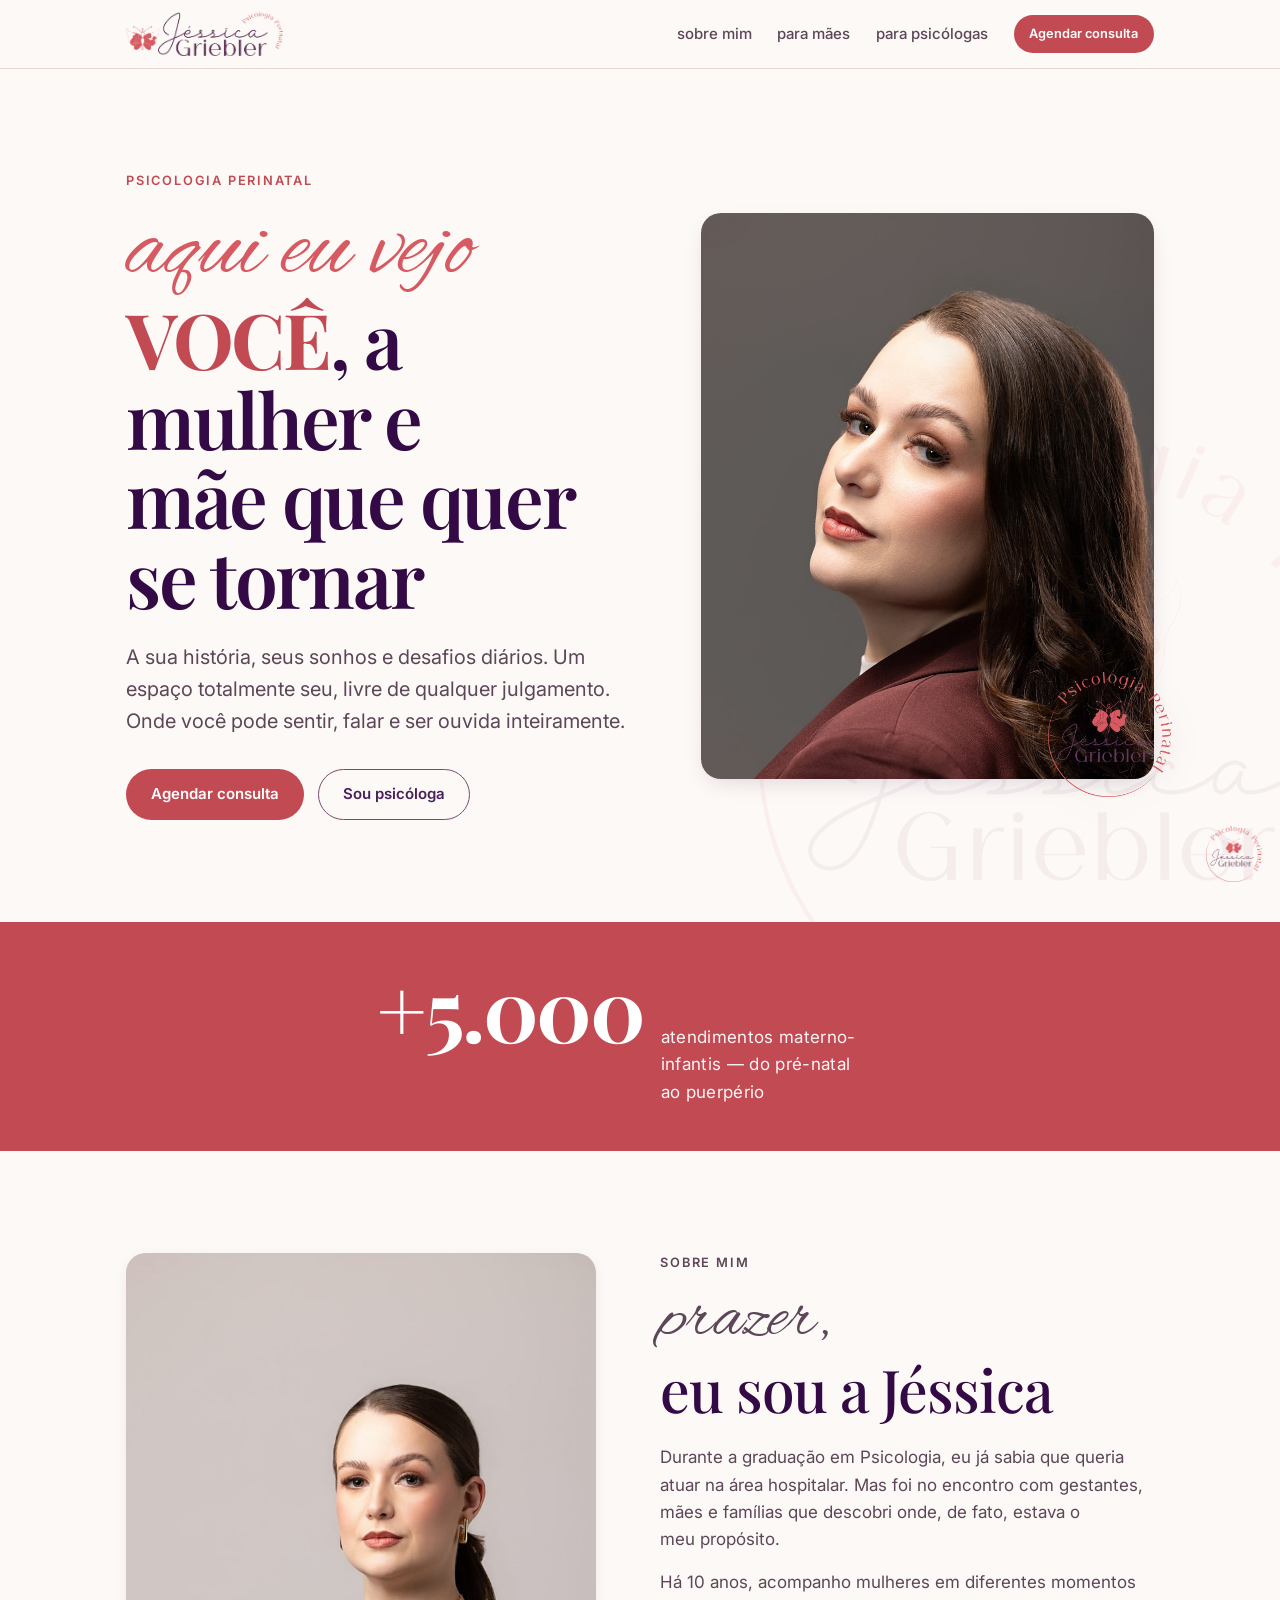
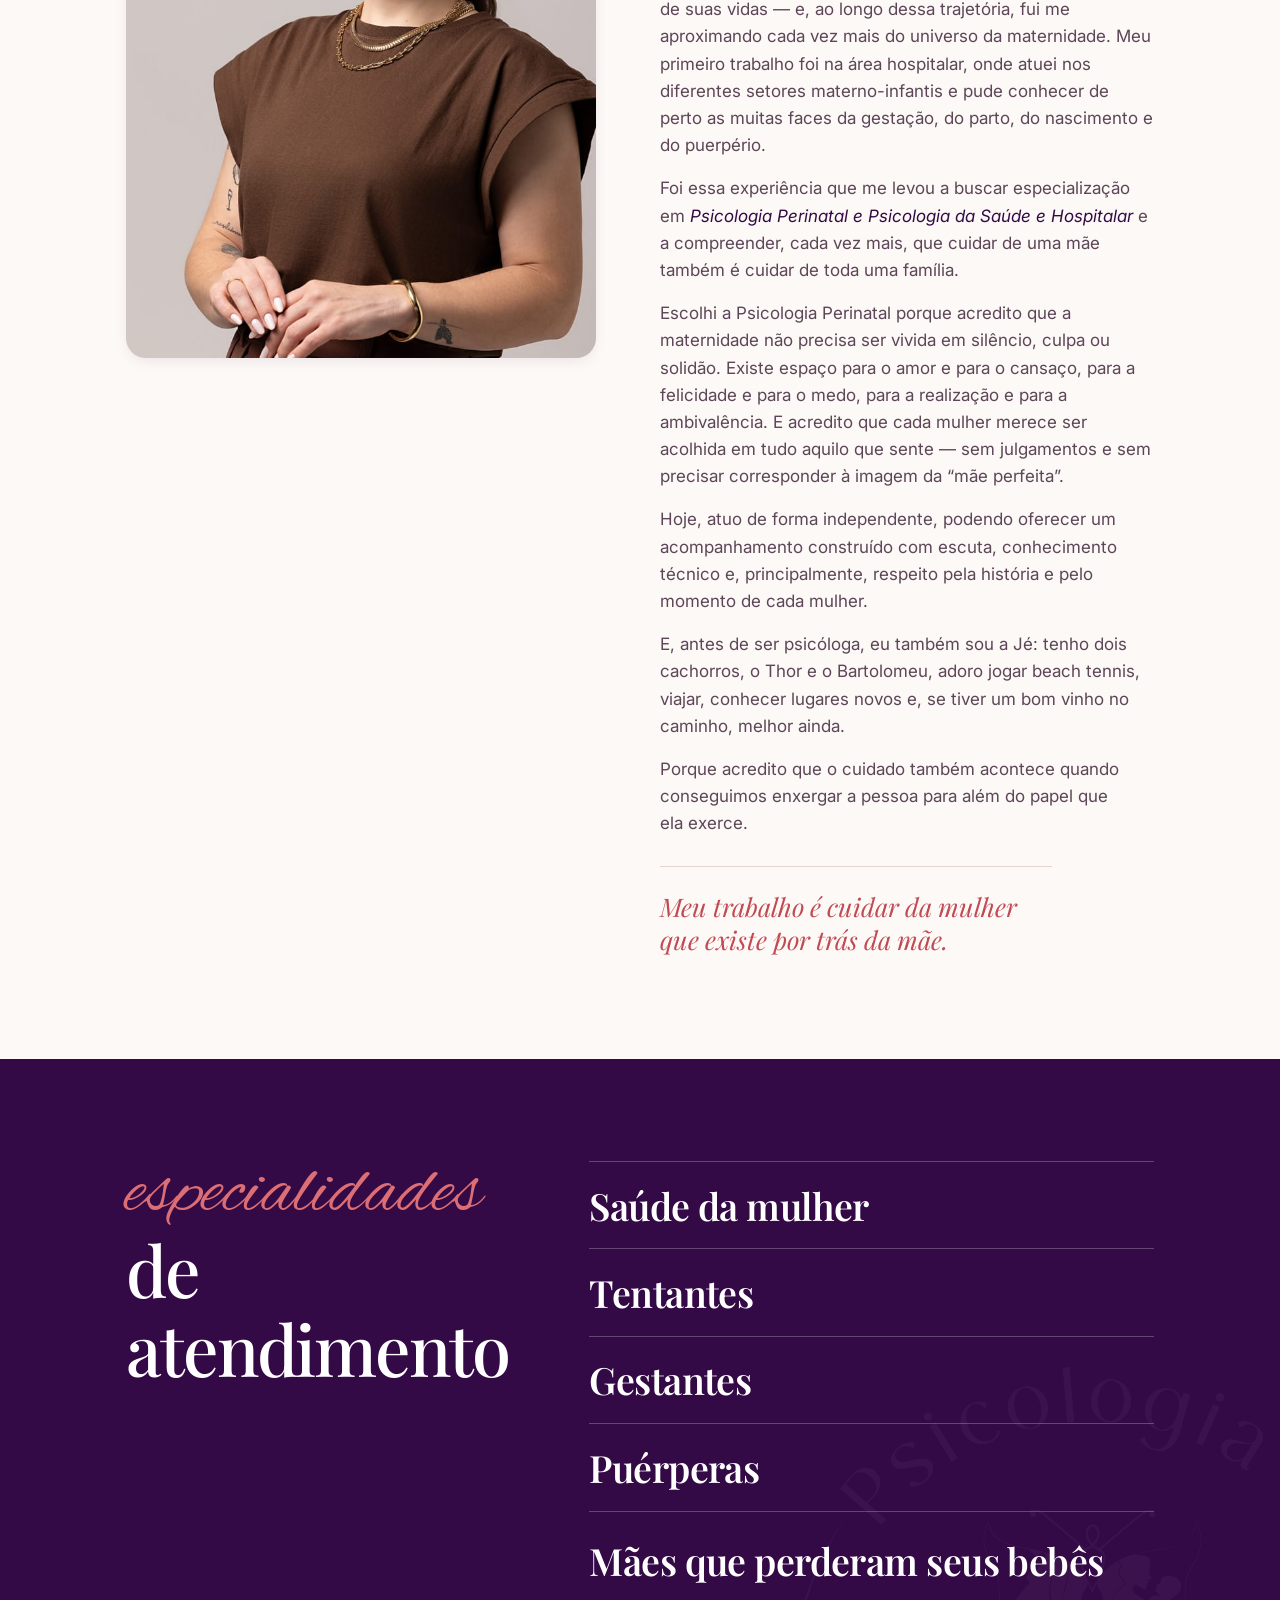
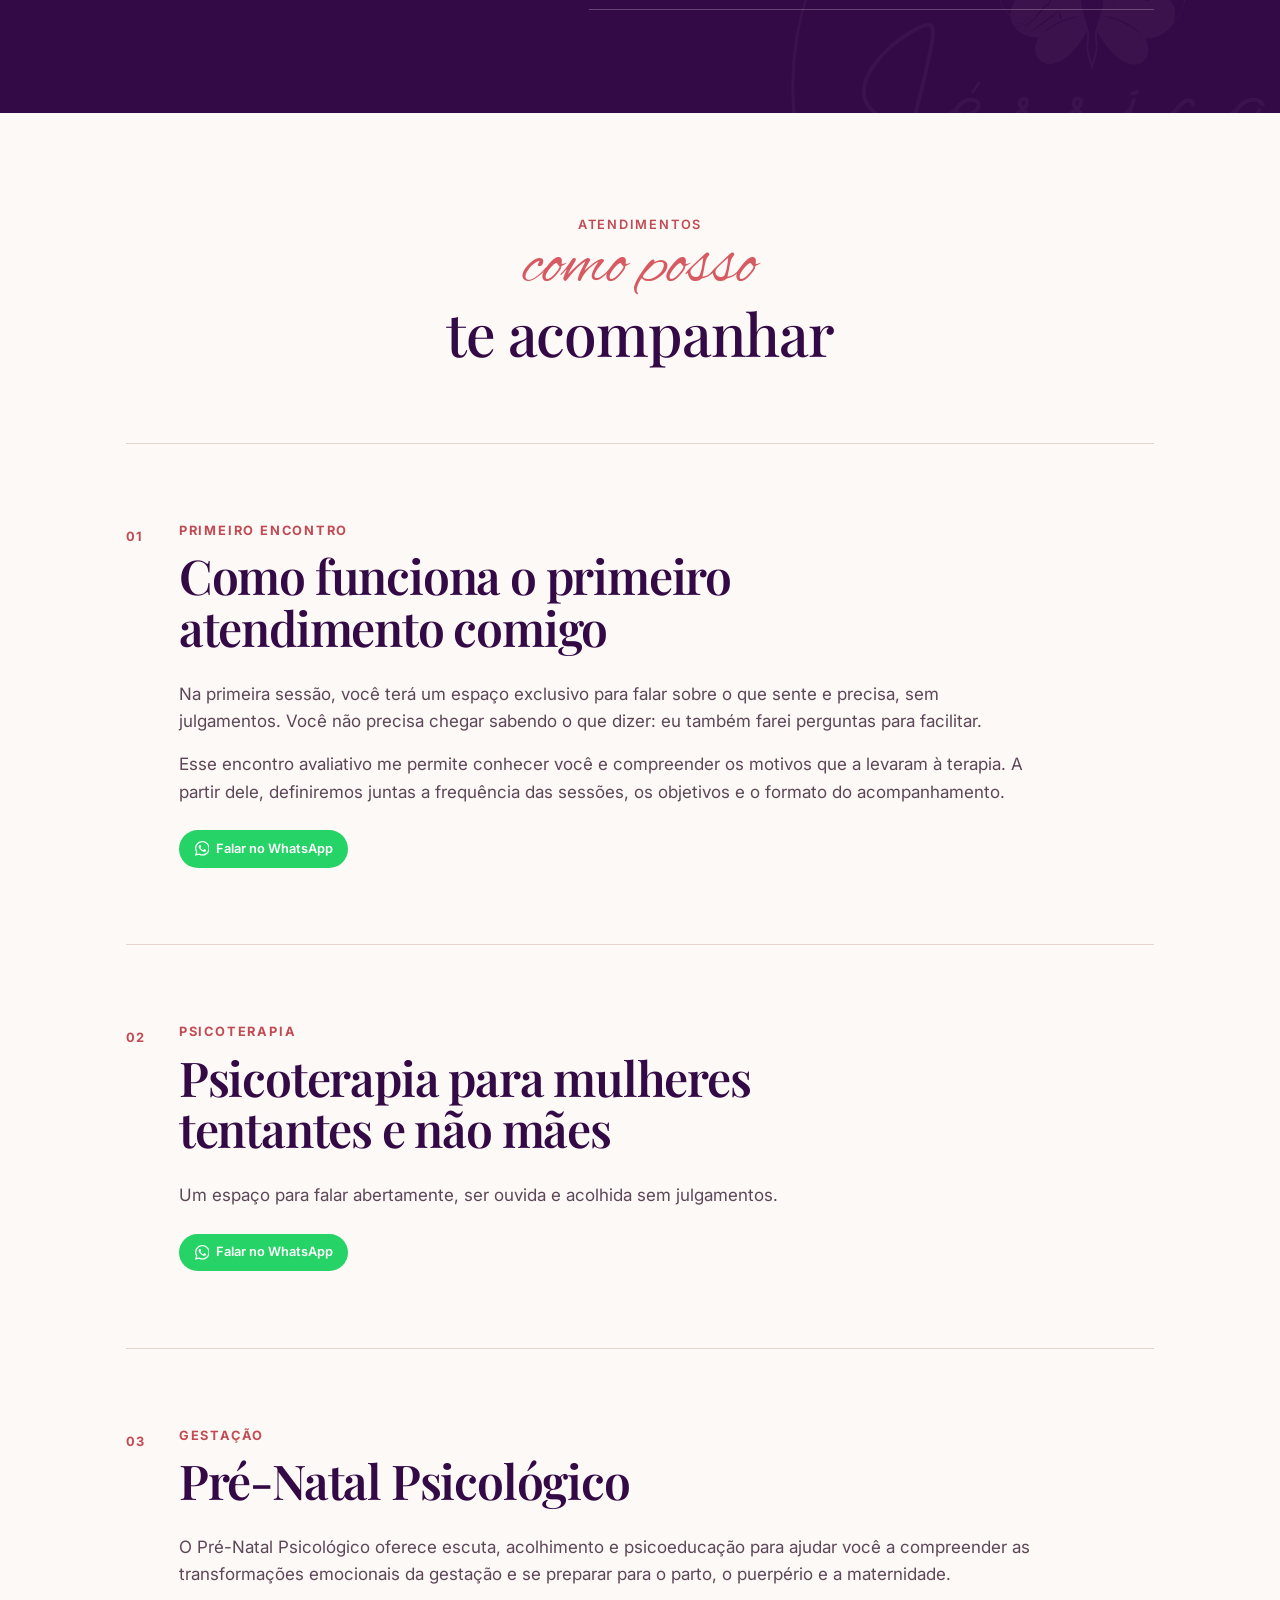
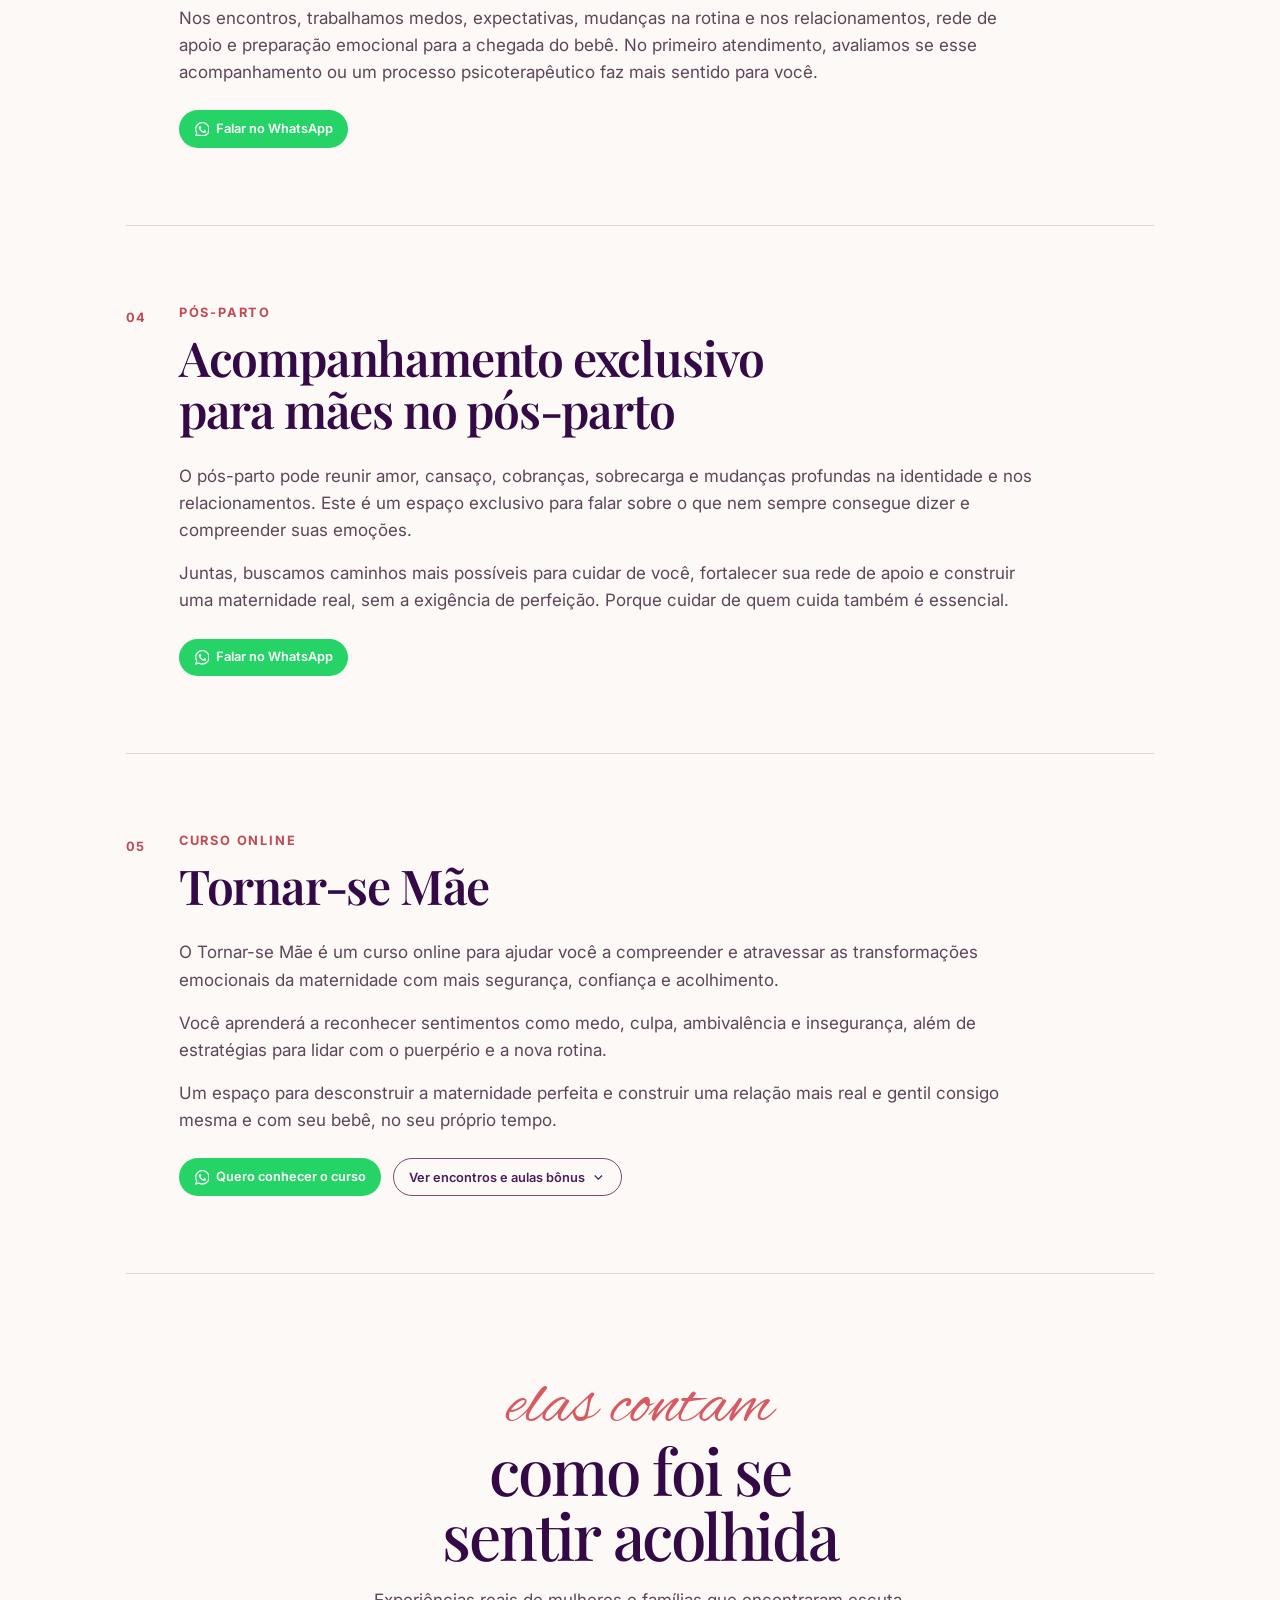
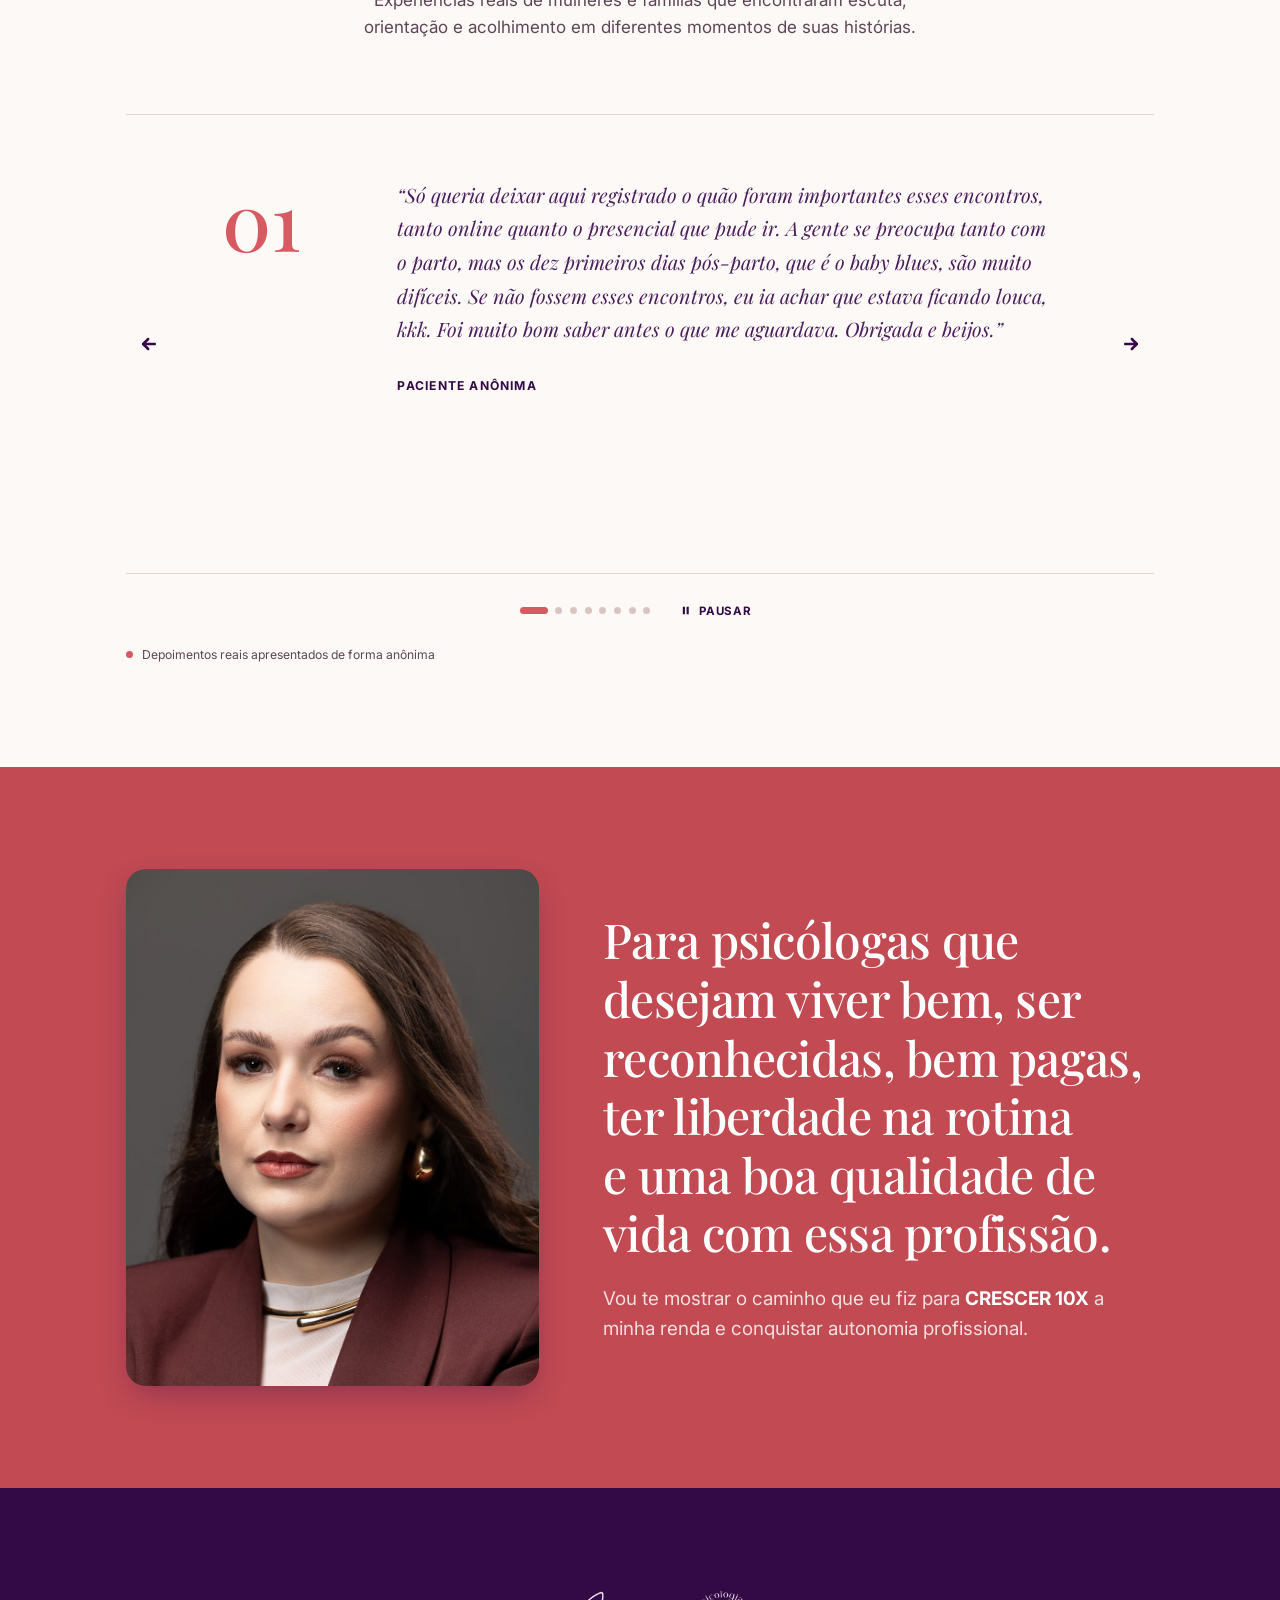
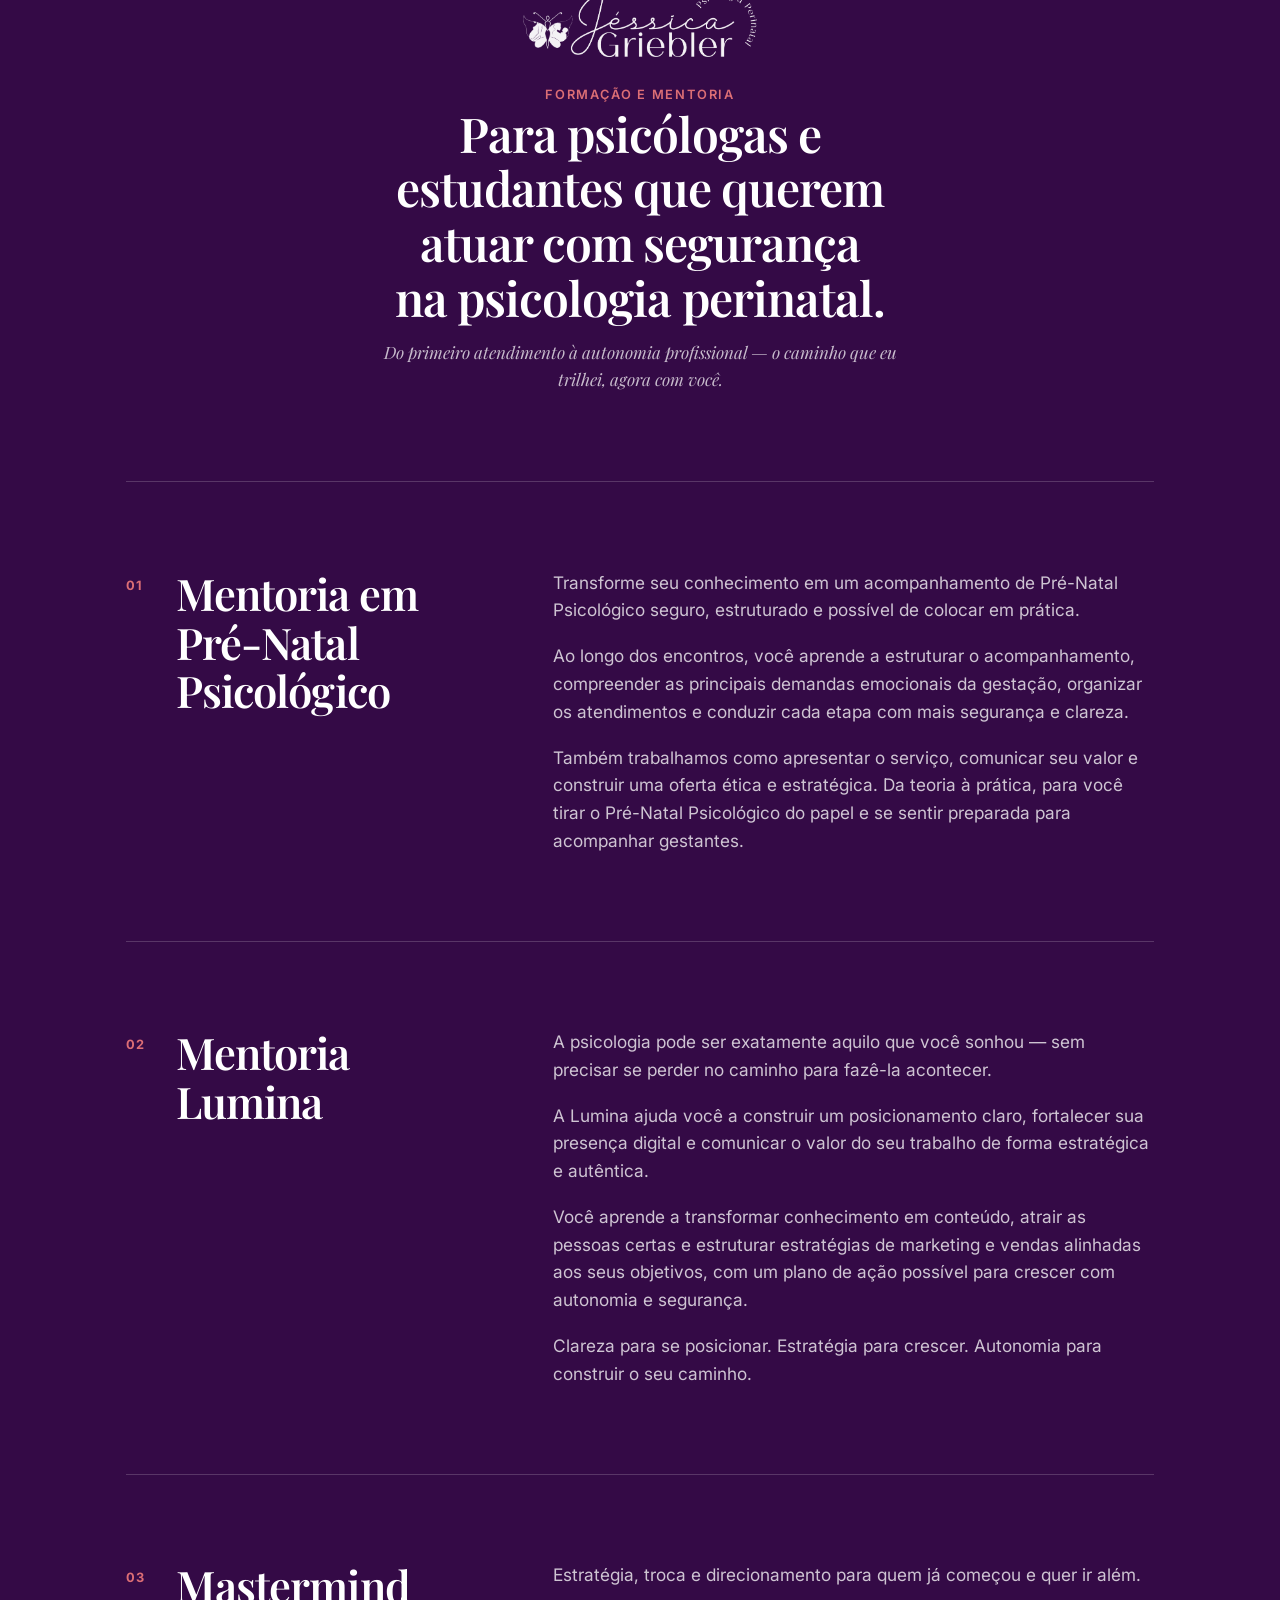
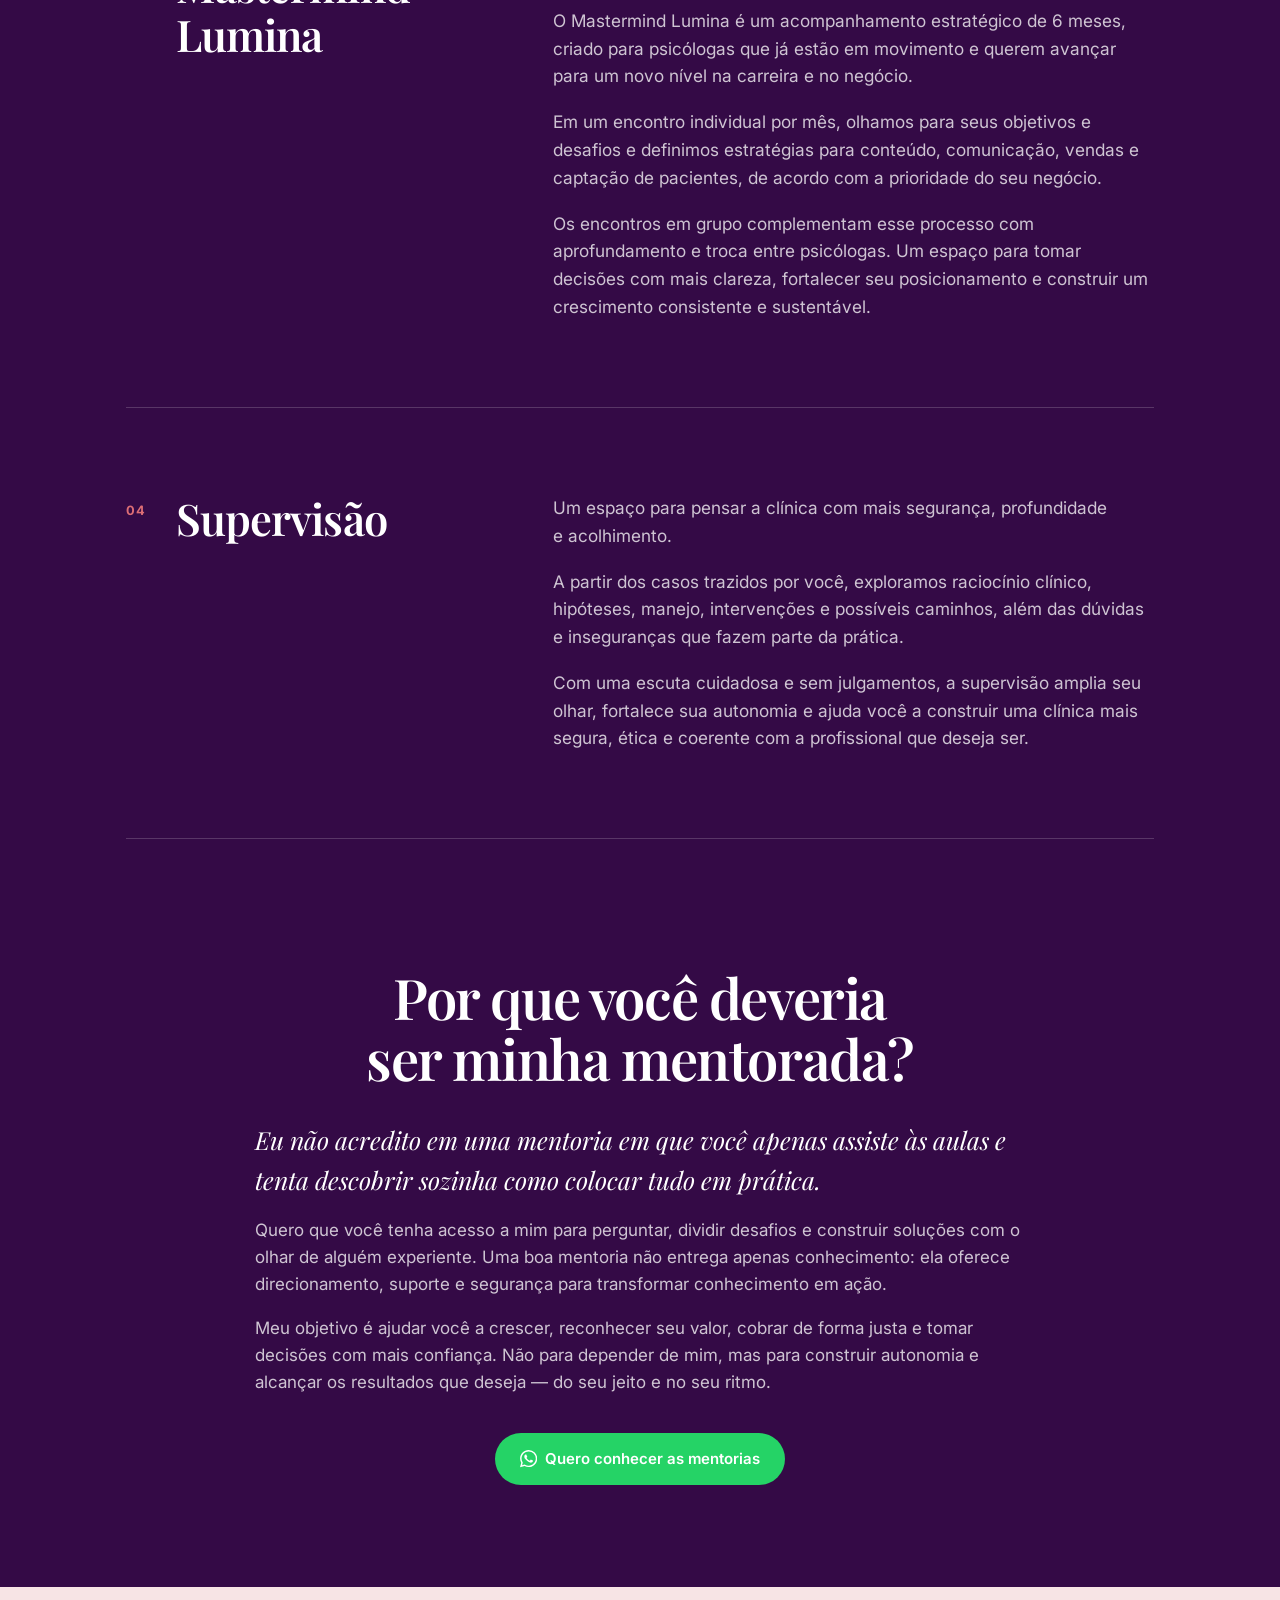
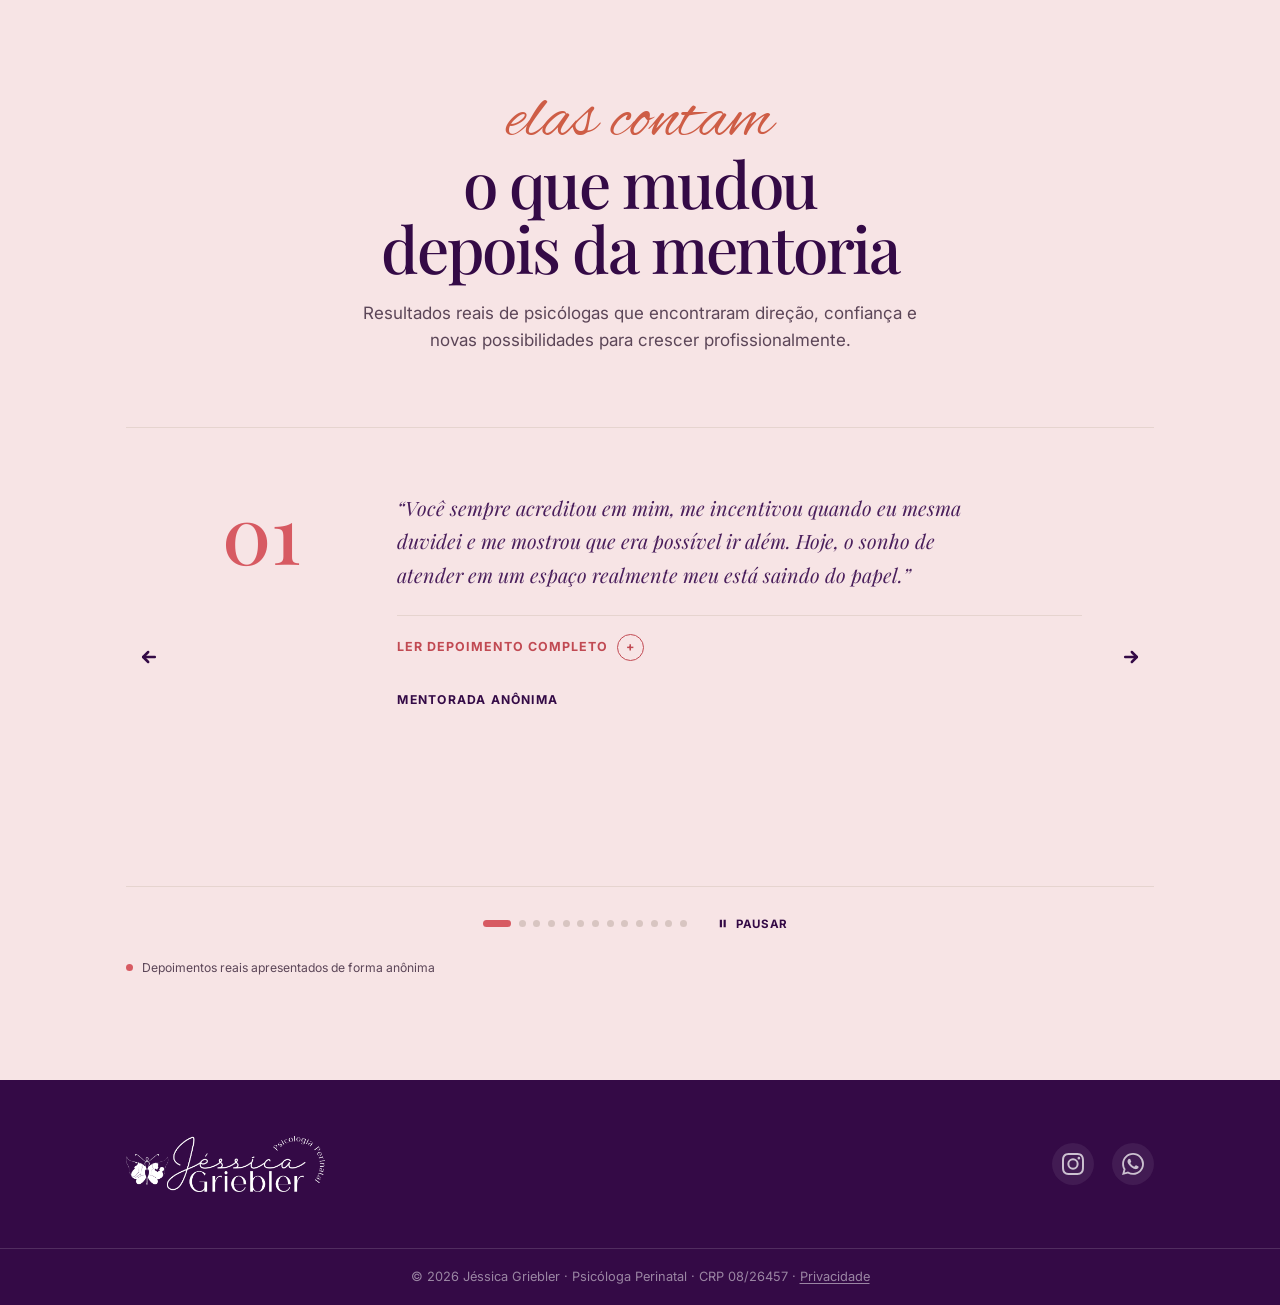
<file: index.html>
<!DOCTYPE html>
<html lang="pt-BR">
<head>
<meta charset="UTF-8">
<meta name="viewport" content="width=device-width, initial-scale=1.0">
<title>Jéssica Griebler | Psicologia Perinatal</title>
<meta name="description" content="Psicóloga perinatal. Acompanhamento do pré-natal ao puerpério para mães, e formação em psicologia perinatal para psicólogas. Agende pelo WhatsApp.">
<meta name="color-scheme" content="light">

<link rel="canonical" href="https://afonsosouza12.github.io/site-jessica-gribler/">
<meta property="og:type" content="website">
<meta property="og:locale" content="pt_BR">
<meta property="og:site_name" content="Jéssica Griebler">
<meta property="og:url" content="https://afonsosouza12.github.io/site-jessica-gribler/">
<meta property="og:title" content="Jéssica Griebler | Psicologia Perinatal">
<meta property="og:description" content="Aqui eu vejo você. Acompanhamento do pré-natal ao puerpério para mães, e formação para psicólogas.">
<meta property="og:image" content="https://afonsosouza12.github.io/site-jessica-gribler/assets/og.png">
<meta property="og:image:width" content="1200">
<meta property="og:image:height" content="630">
<meta property="og:image:alt" content="Jéssica Griebler, Psicologia Perinatal — Aqui eu vejo você.">
<meta name="twitter:card" content="summary_large_image">

<link rel="icon" href="assets/logo/favicon.png" type="image/png">
<link rel="preconnect" href="https://fonts.googleapis.com">
<link rel="preconnect" href="https://fonts.gstatic.com" crossorigin>
<link href="https://fonts.googleapis.com/css2?family=Playfair+Display:ital,wght@0,400;0,500;0,600;0,700;1,400;1,500&family=Alex+Brush&family=Inter:ital,wght@0,400;0,500;0,600;0,700;1,400&display=swap" rel="stylesheet">
<style>
/* =========================================================
   Jéssica Griebler — protótipo no design system real
   Tokens copiados de tokens/colors.css, typography.css, spacing.css
   Regras da marca: campos de cor CHAPADA (nunca gradiente),
   acento coral, tipografia Playfair + Alex Brush + Inter,
   títulos em minúsculas, sombras suaves só em UI.
   ========================================================= */
:root{
  /* cores reais */
  --purple-950:#340a46; --purple-800:#4a1f5c; --purple-700:#63395b; --purple-600:#7a4a70;
  --coral-600:#c14a53; --coral-500:#d75a62; --coral-400:#dc6e75;
  --terracotta-500:#ce5d46; --terracotta-300:#e39a86;
  --blush-300:#e8a9ab; --blush-200:#f0c9ca; --blush-100:#f7e4e5;
  --peach-200:#f2cfbc; --peach-100:#f8e7dc;
  --cream:#fdf9f6; --white:#ffffff;
  --ink:#340a46; --ink-soft:#5c4658;
  --border-soft:#e6d4cf;
  /* tipografia */
  --font-display:'Playfair Display',Georgia,serif;
  --font-script:'Alex Brush',cursive;
  --font-body:'Inter',-apple-system,'Segoe UI',Roboto,sans-serif;
  --text-xs:0.8rem; --text-sm:0.9375rem; --text-base:1.0625rem; --text-lg:1.25rem;
  --text-xl:1.6rem; --text-2xl:2.1rem; --text-3xl:2.8rem; --text-4xl:3.8rem;
  --tracking-wide:0.06em; --tracking-wider:0.14em;
  /* espaço / forma */
  --radius-md:12px; --radius-lg:20px; --radius-pill:999px;
  --shadow-soft:0 8px 24px -8px rgba(52,10,70,0.18);
  --shadow-card:0 4px 16px -4px rgba(52,10,70,0.12);
}
*,*::before,*::after{box-sizing:border-box;}
html{scroll-behavior:smooth;}
body{
  margin:0; background:var(--cream); color:var(--ink);
  font-family:var(--font-body); font-size:var(--text-base); line-height:1.6;
  -webkit-font-smoothing:antialiased; text-wrap:pretty;
}
img{max-width:100%; display:block;}
a{color:inherit; text-decoration:none;}
h1,h2,h3,p{margin:0;}

.wrap{max-width:1140px; margin-inline:auto; padding-inline:clamp(1.25rem,5vw,3.5rem);}
.pad{padding-block:clamp(3.5rem,8vw,6.5rem);}

/* foco / skip */
a:focus-visible,button:focus-visible{outline:3px solid var(--coral-500); outline-offset:3px; border-radius:3px;}
.skip-link{position:absolute; left:1rem; top:-6rem; z-index:60; background:var(--purple-950);
  color:#fff; font-weight:600; font-size:.9rem; padding:.7em 1.2em; border-radius:var(--radius-md);}
.skip-link:focus,.skip-link:focus-visible{top:1rem;}

/* rótulos */
.eyebrow{font-size:var(--text-xs); letter-spacing:var(--tracking-wider); text-transform:uppercase;
  color:var(--coral-600); font-weight:600; margin:0;}
.script{font-family:var(--font-script); color:var(--coral-500); line-height:.9;
  font-size:clamp(2.8rem,5.5vw,4.4rem); font-weight:400;}
.title{font-family:var(--font-display); font-weight:500; line-height:1.12; letter-spacing:-.01em;
  text-wrap:balance;}

/* botões (Button DS: primary=coral, dark=roxo, outline) */
.btn{display:inline-flex; align-items:center; gap:.5em; font-family:var(--font-body);
  font-weight:600; font-size:var(--text-sm); padding:.85em 1.6em; border-radius:var(--radius-pill);
  border:1.5px solid transparent; cursor:pointer; transition:transform .15s ease, filter .15s ease, background .15s ease, color .15s ease;}
.btn:active{transform:translateY(1px);}
.btn-primary{background:var(--coral-600); color:#fff;}
.btn-primary:hover{filter:brightness(1.06);}
.btn-whatsapp{background:#25d366; color:#fff;}
.btn-whatsapp:hover{filter:brightness(1.04);}
.btn-outline{background:transparent; color:var(--purple-800); border-color:var(--purple-600);}
.btn-outline:hover{background:var(--purple-950); color:#fff; border-color:var(--purple-950);}
.btn-ghost-light{background:transparent; color:#fff; border-color:rgba(255,255,255,.5);}
.btn-ghost-light:hover{border-color:#fff;}
.btn-sm{padding:.6em 1.15em; font-size:var(--text-xs);}
.btn .ico{width:1.15em; height:1.15em; flex:0 0 auto;}

/* badges */
.badge{display:inline-flex; align-items:center; font-family:var(--font-body); font-weight:600;
  font-size:var(--text-xs); letter-spacing:.02em; padding:.4em .9em; border-radius:var(--radius-pill);}
.badge--coral{background:var(--coral-500); color:#fff;}
.badge--purple{background:var(--purple-700); color:#fff;}
.badge--dark{background:var(--purple-950); color:#fff;}
.badge--peach{background:var(--peach-200); color:var(--purple-950);}
.badge--soft{background:var(--blush-100); color:var(--coral-600);}

/* ---------- header ---------- */
header{position:sticky; top:0; z-index:40; background:rgba(253,249,246,.88);
  backdrop-filter:blur(8px); border-bottom:1px solid var(--border-soft);}
.headerbar{display:flex; align-items:center; justify-content:space-between; gap:1rem; padding-block:.75rem;}
.headerbar .logo{height:44px; width:auto;}
.nav-links{display:flex; align-items:center; gap:1.6rem; font-size:var(--text-sm); font-weight:500;}
.nav-links a:not(.btn){color:var(--ink-soft);}
.nav-links a:not(.btn):hover{color:var(--coral-600);}
@media (max-width:820px){ .nav-links .nav-item{display:none;} }

/* ---------- hero ---------- */
.hero{background:var(--cream); position:relative; overflow:hidden;}
/* a marca, oversized, como motivo gráfico atrás do conteúdo */
.hero::before{content:""; position:absolute; z-index:0; pointer-events:none;
  right:-9%; bottom:-16%; width:min(62%,640px); aspect-ratio:1;
  background:url("assets/logo/mark-color.png") no-repeat center/contain; opacity:.06;}
.hero .wrap{position:relative; z-index:1;}
.hero-grid{display:grid; grid-template-columns:1.06fr .94fr; gap:clamp(2rem,5vw,4.5rem); align-items:center;}
.hero-text .eyebrow{margin-bottom:1rem;}
.hero-text .script{margin-bottom:.1rem; font-size:clamp(3.2rem,9vw,6.2rem);}
.hero h1{font-family:var(--font-display); font-weight:600; font-size:clamp(2.6rem,6.2vw,4.8rem);
  line-height:1.04; letter-spacing:-.03em; color:var(--ink); max-width:13ch; text-wrap:balance;}
.hero h1 .hero-you{color:var(--coral-600); font-weight:700;}
.hero .lede{font-size:var(--text-lg); color:var(--ink-soft); max-width:40ch; margin-top:1.4rem;}
.hero .ctas{display:flex; flex-wrap:wrap; gap:.9rem; margin-top:2rem;}
.hero-photo{justify-self:center; width:min(100%,460px); position:relative;}
.hero-photo img{width:100%; height:auto; aspect-ratio:4/5; object-fit:cover; border-radius:var(--radius-lg);
  box-shadow:var(--shadow-soft);}
.hero-photo .seal-badge{position:absolute; right:-18px; bottom:-18px; width:124px; height:auto;
  aspect-ratio:auto; object-fit:initial; border-radius:0; box-shadow:none;
  filter:drop-shadow(0 6px 14px rgba(52,10,70,.28));}
@media (max-width:820px){
  .hero-grid{grid-template-columns:1fr; text-align:center;}
  .hero h1,.hero .lede{max-width:none; margin-inline:auto;}
  .hero .ctas{justify-content:center;}
  .hero-photo{width:min(74%,300px); order:-1;}
  .hero-photo .seal-badge{width:84px;}
}

/* ---------- faixa credencial (cor chapada coral) ---------- */
.band{background:var(--coral-600); color:#fff; text-align:center;}
.band .wrap{padding-block:clamp(1.8rem,4vw,2.8rem); display:flex; flex-wrap:wrap;
  align-items:baseline; justify-content:center; gap:.2rem 1.1rem;}
.band strong{font-family:var(--font-display); font-weight:700; font-size:clamp(3rem,8vw,5.4rem);
  line-height:.95; letter-spacing:-.03em;}
.band span{font-size:var(--text-base); opacity:.95; letter-spacing:.02em; max-width:22ch; text-align:left;}

/* ---------- sobre mim ---------- */
.about{background:var(--cream); position:relative;}
.about-grid{position:relative; display:grid; grid-template-columns:1fr 1.05fr; gap:clamp(2rem,5vw,4.5rem); align-items:start;}
.about-portrait{position:sticky; top:88px; aspect-ratio:2/3; border-radius:var(--radius-lg); background:var(--blush-100);
  display:flex; align-items:center; justify-content:center; box-shadow:var(--shadow-card); overflow:hidden;}
.about-portrait img{width:100%; height:100%; object-fit:cover;}
.about h2{margin:.2rem 0 1.4rem;}
.about h2 .title{font-size:clamp(2.2rem,4.6vw,3.7rem); color:var(--ink); display:block; letter-spacing:-.02em;}
.about p+p{margin-top:1rem;}
.about p{color:var(--ink-soft); max-width:60ch;}
.about em{font-style:italic; color:var(--ink);}
.about p.about-close{margin-top:1.8rem; font-family:var(--font-display); font-style:italic;
  font-size:clamp(1.3rem,2.4vw,1.6rem); line-height:1.3; color:var(--coral-600); max-width:28ch;
  padding-top:1.4rem; border-top:1px solid var(--border-soft);}
@media (max-width:820px){
  .about-grid{grid-template-columns:1fr;}
  .about-portrait{position:static; max-width:340px; margin-inline:auto;}
}

/* ---------- especialidades ---------- */
.specialties{background:var(--purple-950); color:#fff; position:relative; overflow:hidden;}
.specialties::before{content:""; position:absolute; right:-10%; bottom:-42%; width:min(58vw,620px); aspect-ratio:1;
  background:url("assets/logo/mark-white.png") no-repeat center/contain; opacity:.035; pointer-events:none;}
.specialties-grid{position:relative; z-index:1; display:grid; grid-template-columns:.78fr 1.22fr;
  gap:clamp(3rem,8vw,7rem); align-items:start;}
.specialties-head .script{color:var(--coral-400); font-size:clamp(3.2rem,6vw,5.2rem);}
.specialties h2{margin:0;}
.specialties h2 .title{display:block; max-width:8ch; color:#fff;
  font-size:clamp(2.6rem,5.5vw,4.8rem); letter-spacing:-.03em;}
.specialty-list{list-style:none; margin:0; padding:0; border-top:1px solid rgba(255,255,255,.24);}
.specialty-list li{padding:clamp(1rem,2vw,1.35rem) 0; border-bottom:1px solid rgba(255,255,255,.24);
  font-family:var(--font-display); font-weight:600; font-size:clamp(1.55rem,3vw,2.35rem);
  line-height:1.15; letter-spacing:-.015em;}
.specialty-list li:last-child{padding-block:clamp(1.35rem,2.6vw,1.7rem);}
@media (max-width:820px){
  .specialties-grid{grid-template-columns:1fr; gap:2.6rem;}
  .specialties h2 .title{max-width:none;}
}

/* ---------- atendimentos ---------- */
.services{background:var(--cream);}
.services .wrap.pad{padding-bottom:clamp(2.5rem,4vw,3.25rem);}
.section-head{margin-bottom:clamp(3rem,6vw,5rem); text-align:center;}
.section-head .script{margin-bottom:.1rem;}
.section-head .title{font-size:clamp(2.2rem,4.6vw,3.7rem); color:var(--ink); letter-spacing:-.02em;}
.service-list{border-top:1px solid var(--border-soft);}
.service-item{padding:clamp(2.8rem,6vw,4.8rem) 0; border-bottom:1px solid var(--border-soft);}
.service-heading{display:grid; grid-template-columns:2.3rem 1fr; gap:1rem; align-items:start;}
.service-number{padding-top:.35rem; color:var(--coral-600); font-size:var(--text-xs);
  font-weight:700; letter-spacing:var(--tracking-wide);}
.service-kicker{display:block; margin-bottom:.55rem; color:var(--coral-600); font-size:var(--text-xs);
  font-weight:700; letter-spacing:var(--tracking-wider); text-transform:uppercase;}
.service-item h3{margin:0; max-width:23ch; font-family:var(--font-display); font-weight:600;
  font-size:clamp(1.9rem,3.8vw,3rem); line-height:1.08; letter-spacing:-.025em; text-wrap:balance;}
.service-body{margin-top:1.7rem; padding-left:3.3rem;}
.service-copy{max-width:78ch;}
.service-copy p{color:var(--ink-soft);}
.service-copy p+p{margin-top:1rem;}
.service-actions{display:flex; flex-wrap:wrap; gap:.75rem; margin-top:1.5rem;}
.course-toggle .chevron{fill:none; stroke:currentColor; stroke-width:2; transition:transform .2s ease;}
.course-toggle[aria-expanded="true"] .chevron{transform:rotate(180deg);}
.course-details{margin-top:1.8rem; padding-top:1.6rem; border-top:1px solid var(--border-soft); color:var(--ink-soft);}
.course-details[hidden]{display:none;}
.course-details-grid{display:grid; grid-template-columns:1fr 1fr; gap:clamp(2rem,5vw,4rem);}
.course-details h4{margin:0 0 .8rem; color:var(--ink); font-family:var(--font-display); font-size:var(--text-xl);}
.course-details ol{margin:0; padding-left:1.35rem;}
.course-details li+li{margin-top:.55rem;}
@media (max-width:720px){
  .service-heading{grid-template-columns:1.8rem 1fr; gap:.6rem;}
  .service-body{padding-left:0;}
  .course-details-grid{grid-template-columns:1fr;}
}

/* ---------- depoimentos ---------- */
.testimonials{background:var(--cream);}
.testimonials:not(.mentor-testimonials) .wrap.pad{padding-top:clamp(2.5rem,4vw,3.25rem);}
.testimonials-head{display:flex; flex-direction:column; align-items:center; gap:1.25rem;
  margin-bottom:clamp(3rem,6vw,4.5rem); text-align:center;}
.testimonials-head h2{margin:0;}
.testimonials-head .script{display:block; margin-bottom:-.2rem;}
.testimonials-head .title{display:block; max-width:17ch; font-size:clamp(2.3rem,5vw,4.2rem);
  line-height:1.02; letter-spacing:-.035em;}
.testimonials-intro{margin:0; max-width:52ch; color:var(--ink-soft);}
.testimonial-carousel{position:relative; overflow:hidden; border-top:1px solid var(--border-soft);
  border-bottom:1px solid var(--border-soft); padding-block:clamp(2.5rem,5vw,4.5rem);
  padding-left:clamp(3.8rem,8vw,6rem); padding-right:clamp(2.8rem,6vw,4.5rem);}
.testimonial-slide{display:none; grid-template-columns:.28fr 1.72fr; gap:clamp(1.5rem,5vw,4rem);
  align-items:start; min-height:330px;}
.testimonial-slide.is-active{display:grid;}
.testimonial-slide.is-active.from-right{animation:testimonialFromRight .5s cubic-bezier(.22,.75,.2,1);}
.testimonial-slide.is-active.from-left{animation:testimonialFromLeft .5s cubic-bezier(.22,.75,.2,1);}
@keyframes testimonialFromRight{from{opacity:0; transform:translateX(70px);}to{opacity:1; transform:none;}}
@keyframes testimonialFromLeft{from{opacity:0; transform:translateX(-70px);}to{opacity:1; transform:none;}}
.testimonial-number{color:var(--coral-500); font-family:var(--font-display); font-weight:500;
  font-size:clamp(3rem,7vw,5rem); line-height:1;}
.testimonial-quote{margin:0; max-width:72ch; color:var(--purple-800); font-family:var(--font-display);
  font-style:italic; font-size:clamp(1.05rem,1.55vw,1.3rem); line-height:1.7; text-wrap:balance;}
.testimonial-author{margin-top:1.8rem; font-size:.76rem; font-weight:700; letter-spacing:.1em; text-transform:uppercase;}
.testimonial-slide details{max-width:78ch; margin-top:1.4rem; padding-top:1rem; border-top:1px solid var(--border-soft);}
.testimonial-slide summary{display:inline-flex; align-items:center; gap:.55rem; color:var(--coral-600);
  font-size:.78rem; font-weight:700; letter-spacing:.08em; text-transform:uppercase; cursor:pointer; list-style:none;}
.testimonial-slide summary::-webkit-details-marker{display:none;}
.testimonial-slide summary::after{content:'+'; display:grid; place-items:center; width:1.7rem; height:1.7rem;
  border:1px solid currentColor; border-radius:50%;}
.testimonial-slide details[open] summary::after{content:'−';}
.testimonial-full{margin-top:1.6rem; max-width:82ch; color:var(--ink-soft); font-size:.94rem; line-height:1.7;}
.testimonial-full p{margin:0;}
.testimonial-full p+p{margin-top:1rem;}
.testimonial-arrow{position:absolute; z-index:2; top:50%; display:inline-grid; place-items:center;
  width:42px; height:42px; padding:0; border:0; background:transparent; color:var(--purple-950); cursor:pointer;
  transform:translateY(-50%); transition:color .15s ease;}
.testimonial-arrow--prev{left:.1rem;}
.testimonial-arrow--next{right:.1rem;}
.testimonial-arrow:hover{color:var(--coral-600);}
.testimonial-arrow svg{width:20px; height:20px; fill:none; stroke:currentColor; stroke-width:3;
  stroke-linecap:round; stroke-linejoin:round;}
.testimonial-progress{position:absolute; right:0; bottom:-1px; left:0; height:2px; overflow:hidden;}
.testimonial-progress span{display:block; width:0; height:100%; background:var(--coral-500);}
.testimonial-carousel.is-playing .testimonial-progress span{animation:testimonialProgress 8s linear forwards;}
@keyframes testimonialProgress{from{width:0;}to{width:100%;}}
.testimonial-controls{display:flex; align-items:center; justify-content:center; margin-top:1.5rem;}
.testimonial-controls-center{display:flex; align-items:center; justify-content:center; gap:.8rem;}
.testimonial-dots{display:flex; align-items:center; justify-content:center; gap:.48rem; min-height:10px;}
.testimonial-dot{width:7px; height:7px; padding:0; border:0; border-radius:var(--radius-pill);
  background:#d8c5c1; cursor:pointer; transition:background .25s ease, transform .2s ease;}
.testimonial-dot:hover{background:var(--blush-300); transform:scale(1.2);}
.testimonial-dot.is-active{width:28px; background:var(--coral-500);}
.testimonial-position{position:absolute; width:1px; height:1px; padding:0; margin:-1px; overflow:hidden;
  clip:rect(0,0,0,0); white-space:nowrap; border:0;}
.testimonial-autoplay{display:inline-flex; align-items:center; justify-content:center; gap:.45rem; margin-left:.45rem;
  padding:.4rem .55rem; border:0; background:transparent; color:var(--purple-950); font-family:var(--font-body);
  font-size:.72rem; font-weight:700; letter-spacing:.06em; text-transform:uppercase; cursor:pointer;}
.testimonial-autoplay:hover{color:var(--coral-600);}
.testimonial-autoplay svg{width:13px; height:13px; fill:currentColor;}
.testimonial-autoplay svg[hidden]{display:none;}
.testimonial-autoplay .autoplay-play-icon{display:none;}
.testimonial-autoplay[aria-pressed="true"] .autoplay-pause-icon{display:none;}
.testimonial-autoplay[aria-pressed="true"] .autoplay-play-icon{display:block;}
.testimonial-note{display:flex; align-items:center; gap:.55rem; margin-top:1.3rem; color:var(--ink-soft); font-size:.76rem;}
.testimonial-note::before{content:''; width:7px; height:7px; flex:0 0 auto; border-radius:50%; background:var(--coral-500);}
.mentor-testimonials{background:var(--blush-100);}
.mentor-testimonials .testimonials-head .script{color:var(--terracotta-500);}
@media (max-width:720px){
  .testimonials-head{gap:1.5rem;}
  .testimonials-head .title{max-width:none;}
  .testimonial-carousel{padding-left:3.8rem; padding-right:3rem;}
  .testimonial-slide,.testimonial-slide.is-active{grid-template-columns:1fr; gap:1.2rem; min-height:470px;}
  .testimonial-number{font-size:2.6rem;}
  .testimonial-autoplay .autoplay-label{display:none;}
}

/* ---------- limiar / citação (coral chapado + logo branca) ---------- */
.threshold{background:var(--coral-600); color:#fff; text-align:center; position:relative; overflow:hidden;}
.threshold .wrap{position:relative;}
.threshold-grid{display:grid; grid-template-columns:.75fr 1fr; gap:clamp(2rem,5vw,4rem); align-items:center; text-align:left;}
.threshold-photo img{width:100%; height:auto; aspect-ratio:4/5; object-fit:cover; border-radius:var(--radius-lg);
  box-shadow:0 12px 32px -8px rgba(52,10,70,.4);}
.threshold-copy{display:grid; gap:1.4rem;}
.threshold-lead{max-width:24ch; font-family:var(--font-display); font-weight:500;
  font-size:clamp(1.9rem,4.4vw,3rem); line-height:1.22; letter-spacing:-.015em; text-wrap:balance;}
.threshold-support{max-width:43ch; color:rgba(255,255,255,.82); font-size:clamp(1rem,1.8vw,1.18rem);}
.growth-highlight{color:#fff; font-weight:700; white-space:nowrap;}
@media (max-width:720px){
  .threshold-grid{grid-template-columns:1fr; text-align:center;}
  .threshold-photo{width:min(72%,280px); margin-inline:auto;}
  .threshold-lead,.threshold-support{margin-inline:auto;}
}

/* ---------- formação (roxo chapado — "outra sala") ---------- */
.courses{background:var(--purple-950); color:#fff; position:relative; overflow:hidden;}
.courses-logo{height:66px; width:auto; margin:0 auto 1.8rem; opacity:.95;}
.courses .eyebrow{color:var(--coral-400); text-align:center;}
.courses h2{font-family:var(--font-display); font-weight:600; font-size:clamp(1.9rem,4vw,3rem); max-width:22ch;
  margin-inline:auto; line-height:1.14; letter-spacing:-.02em; text-align:center; text-wrap:balance;}
.courses .lede{margin:.9rem auto 0; color:rgba(255,255,255,.72); max-width:52ch;
  font-style:italic; font-family:var(--font-display); text-align:center;}
.course-list{margin-top:clamp(3.5rem,7vw,5.5rem); border-top:1px solid rgba(255,255,255,.18);}
.course-detail{display:grid; grid-template-columns:minmax(220px,.72fr) minmax(0,1.28fr);
  gap:clamp(2rem,7vw,6rem); padding-block:clamp(3rem,7vw,5.4rem); border-bottom:1px solid rgba(255,255,255,.18);}
.course-detail-heading{display:grid; grid-template-columns:2.2rem 1fr; gap:.9rem; align-items:start;}
.course-number{padding-top:.45rem; color:var(--coral-400); font-size:var(--text-xs); font-weight:700;
  letter-spacing:var(--tracking-wide);}
.course-detail h3{max-width:12ch; font-family:var(--font-display); font-weight:600;
  font-size:clamp(1.8rem,3.4vw,2.75rem); line-height:1.12; letter-spacing:-.02em; text-wrap:balance;}
.course-detail-copy{max-width:69ch; color:rgba(255,255,255,.76); font-size:clamp(.98rem,1.35vw,1.08rem);}
.course-detail-copy p+p{margin-top:1.15rem;}
.mentoring-note{max-width:900px; margin:clamp(5rem,10vw,8rem) auto 0; text-align:center;}
.mentoring-note h3{margin-inline:auto; max-width:18ch; font-family:var(--font-display); font-weight:600;
  font-size:clamp(2.1rem,4.5vw,3.5rem); line-height:1.08; letter-spacing:-.025em; text-wrap:balance;}
.mentoring-note-copy{display:grid; gap:1.05rem; max-width:70ch; margin:2rem auto 0; color:rgba(255,255,255,.76); text-align:left;}
.mentoring-note-copy .note-opening{color:#fff; font-family:var(--font-display); font-size:clamp(1.25rem,2vw,1.55rem); font-style:italic;}
.mentoring-cta{display:flex; justify-content:center; margin-top:2.3rem;}
@media (max-width:720px){
  .course-detail{grid-template-columns:1fr; gap:1.35rem;}
  .course-detail-heading{grid-template-columns:1.8rem 1fr; gap:.65rem;}
  .course-detail h3{max-width:none;}
  .mentoring-note{margin-top:4.5rem;}
}

/* ---------- rodapé ---------- */
footer{background:var(--purple-950); color:rgba(255,255,255,.82);}
.foot-inner{display:flex; flex-wrap:wrap; align-items:center; justify-content:space-between; gap:1.5rem;
  padding-block:clamp(2.5rem,5vw,3.5rem);}
.foot-inner img{height:56px; width:auto;}
.foot-links{display:flex; gap:1.1rem; align-items:center;}
.foot-links a{display:inline-flex; align-items:center; justify-content:center; width:42px; height:42px;
  border-radius:var(--radius-pill); background:rgba(255,255,255,.08); opacity:.9; transition:background .15s ease, opacity .15s ease, color .15s ease;}
.foot-links a:hover{opacity:1; color:var(--coral-400); background:rgba(255,255,255,.16);}
.foot-links svg{width:22px; height:22px; fill:currentColor;}
.copyright{border-top:1px solid rgba(255,255,255,.14); padding-block:1.1rem; text-align:center;
  font-size:var(--text-xs); color:rgba(255,255,255,.5);}


/* ===================== motion ===================== */
/* Momento focal: entrada ensaiada do hero (roda no load, sem depender de JS) */
@keyframes riseIn{from{opacity:0; transform:translateY(18px);} to{opacity:1; transform:none;}}
@keyframes photoIn{from{opacity:0; transform:translateY(26px) scale(.985);} to{opacity:1; transform:none;}}
@keyframes sealIn{from{opacity:0; transform:scale(.72) rotate(-14deg);} to{opacity:1; transform:none;}}
@keyframes sealBreathe{0%,100%{transform:translateY(0) rotate(0);} 50%{transform:translateY(-5px) rotate(-2.5deg);}}

.hero-text > *{animation:riseIn .7s cubic-bezier(.16,1,.3,1) both;}
.hero-text > *:nth-child(1){animation-delay:.05s;}
.hero-text > *:nth-child(2){animation-delay:.13s;}
.hero-text > *:nth-child(3){animation-delay:.22s;}
.hero-text > *:nth-child(4){animation-delay:.32s;}
.hero-text > *:nth-child(5){animation-delay:.42s;}
.hero-photo{animation:photoIn .85s cubic-bezier(.16,1,.3,1) .18s both;}
.hero-photo .seal-badge{animation:sealIn .6s cubic-bezier(.16,1,.3,1) .72s both;}
/* a marca "respira" — mesma easing, pausada fora da tela via JS */
.hero-photo .seal-badge.idle{animation:sealBreathe 6s ease-in-out infinite;}

/* Suporte: reveal discreto dos blocos-líder ao rolar.
   Escondido só quando há JS (.js) — sem script, o conteúdo aparece normalmente. */
.js .reveal{opacity:0; transform:translateY(14px);
  transition:opacity .5s cubic-bezier(.16,1,.3,1), transform .5s cubic-bezier(.16,1,.3,1);}
.js .reveal.in{opacity:1; transform:none;}
/* stagger só onde é lista de verdade */
.cards .card:nth-child(2){transition-delay:.08s;}

/* Feedback / micro-interações */
header{transition:box-shadow .25s ease;}
header.scrolled{box-shadow:0 10px 26px -18px rgba(52,10,70,.55);}
.nav-links a:not(.btn){position:relative;}
.nav-links a:not(.btn)::after{content:""; position:absolute; left:0; right:0; bottom:-3px; height:2px;
  background:var(--coral-500); transform:scaleX(0); transform-origin:left;
  transition:transform .22s cubic-bezier(.16,1,.3,1);}
.nav-links a:not(.btn):hover::after{transform:scaleX(1);}
.course-detail h3{transition:color .18s ease;}
.course-detail:hover h3{color:var(--coral-400);}

/* Delight: ao estender a mão (hover no "Agendar consulta"), a borboleta
   dá uma batida de asa lenta e delicada — a marca viva reconhece o gesto.
   Só quando o movimento é permitido. */
@media (prefers-reduced-motion: no-preference){
  @keyframes wingbeat{
    0%{transform:scale(1) rotate(0);}
    28%{transform:scale(1.07) rotate(-5deg);}
    58%{transform:scale(.99) rotate(3deg);}
    100%{transform:scale(1) rotate(0);}
  }
  .hero:has(.ctas .btn-primary:hover) .seal-badge{
    animation:wingbeat 1.15s cubic-bezier(.16,1,.3,1);
    transform-origin:52% 46%;
  }
}

@media (prefers-reduced-motion:reduce){
  *,*::before,*::after{animation-duration:.001ms !important; animation-iteration-count:1 !important;
    animation-delay:0ms !important;}
  .js .reveal{opacity:1; transform:none; transition:none;}
  .hero-text > *,.hero-photo,.hero-photo .seal-badge{animation:none;}
  .btn,.card{transition:none;}
  html{scroll-behavior:auto;}
}

/* ===== A companheira — a marca acompanha o leitor e adapta o tom ao fundo ===== */
.companion{position:fixed; right:18px; bottom:18px; width:56px; height:56px; z-index:35;
  pointer-events:none; opacity:0; transition:opacity .5s ease;}
.js .companion{opacity:1;}
.companion img{position:absolute; inset:0; width:100%; height:100%; object-fit:contain; transition:opacity .4s ease;}
.companion .c-white{opacity:0;}
.companion[data-tone="dark"] .c-color{opacity:0;}
.companion[data-tone="dark"] .c-white{opacity:1;}
@media (prefers-reduced-motion:no-preference){ .companion{animation:sealBreathe 6s ease-in-out infinite;} }
@media (max-width:600px){ .companion{width:46px; right:12px; bottom:12px;} }
</style>
</head>
<body>
<script>document.documentElement.classList.add('js');</script>

<a class="skip-link" href="#hero">Pular para o conteúdo</a>


<header>
  <div class="wrap headerbar">
    <a href="#hero" aria-label="Jéssica Griebler — Psicologia Perinatal">
      <img class="logo" src="assets/logo/primary-color.png" alt="Jéssica Griebler — Psicologia Perinatal">
    </a>
    <nav class="nav-links">
      <a class="nav-item" href="#sobre">sobre mim</a>
      <a class="nav-item" href="#servicos">para mães</a>
      <a class="nav-item" href="#formacao">para psicólogas</a>
      <!-- TODO: número real de WhatsApp -->
      <a class="btn btn-primary btn-sm" href="https://wa.me/554631992053?text=Ol%C3%A1%2C%20J%C3%A9ssica%21%20Cheguei%20pelo%20seu%20site%20e%20gostaria%20de%20agendar%20uma%20conversa." target="_blank" rel="noopener">Agendar consulta</a>
    </nav>
  </div>
</header>

<main>
  <!-- HERO -->
  <section class="hero" id="hero">
    <div class="wrap pad">
      <div class="hero-grid">
        <div class="hero-text">
          <p class="eyebrow">Psicologia Perinatal</p>
          <p class="script">aqui eu vejo</p>
          <h1><span class="hero-you">VOCÊ</span>, a mulher e mãe que quer se tornar</h1>
          <p class="lede">A sua história, seus sonhos e desafios diários. Um espaço totalmente seu, livre de qualquer julgamento. Onde você pode sentir, falar e ser ouvida inteiramente.</p>
          <div class="ctas">
            <!-- TODO: número real de WhatsApp -->
            <a class="btn btn-primary" href="https://wa.me/554631992053?text=Ol%C3%A1%2C%20J%C3%A9ssica%21%20Cheguei%20pelo%20seu%20site%20e%20gostaria%20de%20agendar%20um%20acompanhamento." target="_blank" rel="noopener">Agendar consulta</a>
            <a class="btn btn-outline" href="#formacao">Sou psicóloga</a>
          </div>
        </div>
        <div class="hero-photo">
          <img src="assets/photos/hero.jpg" alt="Jéssica Griebler, psicóloga perinatal" width="900" height="1125">
          <img class="seal-badge" src="assets/logo/mark-color.png" alt="" aria-hidden="true">
        </div>
      </div>
    </div>
  </section>

  <!-- FAIXA CREDENCIAL -->
  <div class="band">
    <div class="wrap">
      <strong>+5.000</strong> <span>atendimentos materno-infantis — do pré-natal ao puerpério</span>
    </div>
  </div>

  <!-- SOBRE MIM -->
  <section class="about" id="sobre">
    <div class="wrap pad">
      <div class="about-grid">
        <div class="about-portrait reveal">
          <img src="assets/photos/sobre.jpg" alt="Jéssica Griebler" width="860" height="1075">
        </div>
        <div class="reveal">
          <p class="eyebrow">Sobre mim</p>
          <p class="script">prazer,</p>
          <h2><span class="title">eu sou a Jéssica</span></h2>
          <p>Durante a graduação em Psicologia, eu já sabia que queria atuar na área hospitalar. Mas foi no encontro com gestantes, mães e famílias que descobri onde, de fato, estava o meu propósito.</p>
          <p>Há 10 anos, acompanho mulheres em diferentes momentos de suas vidas — e, ao longo dessa trajetória, fui me aproximando cada vez mais do universo da maternidade. Meu primeiro trabalho foi na área hospitalar, onde atuei nos diferentes setores materno-infantis e pude conhecer de perto as muitas faces da gestação, do parto, do nascimento e do puerpério.</p>
          <p>Foi essa experiência que me levou a buscar especialização em <em>Psicologia Perinatal e Psicologia da Saúde e Hospitalar</em> e a compreender, cada vez mais, que cuidar de uma mãe também é cuidar de toda uma família.</p>
          <p>Escolhi a Psicologia Perinatal porque acredito que a maternidade não precisa ser vivida em silêncio, culpa ou solidão. Existe espaço para o amor e para o cansaço, para a felicidade e para o medo, para a realização e para a ambivalência. E acredito que cada mulher merece ser acolhida em tudo aquilo que sente — sem julgamentos e sem precisar corresponder à imagem da “mãe perfeita”.</p>
          <p>Hoje, atuo de forma independente, podendo oferecer um acompanhamento construído com escuta, conhecimento técnico e, principalmente, respeito pela história e pelo momento de cada mulher.</p>
          <p>E, antes de ser psicóloga, eu também sou a Jé: tenho dois cachorros, o Thor e o Bartolomeu, adoro jogar beach tennis, viajar, conhecer lugares novos e, se tiver um bom vinho no caminho, melhor ainda.</p>
          <p>Porque acredito que o cuidado também acontece quando conseguimos enxergar a pessoa para além do papel que ela exerce.</p>
          <p class="about-close">Meu trabalho é cuidar da mulher que existe por trás da mãe.</p>
        </div>
      </div>
    </div>
  </section>

  <!-- ESPECIALIDADES -->
  <section class="specialties" id="especialidades">
    <div class="wrap pad specialties-grid">
      <div class="specialties-head reveal">
        <p class="script">especialidades</p>
        <h2><span class="title">de atendimento</span></h2>
      </div>
      <ul class="specialty-list reveal">
        <li>Saúde da mulher</li>
        <li>Tentantes</li>
        <li>Gestantes</li>
        <li>Puérperas</li>
        <li>Mães que perderam seus bebês</li>
      </ul>
    </div>
  </section>

  <!-- ATENDIMENTOS -->
  <section class="services" id="servicos">
    <div class="wrap pad">
      <div class="section-head reveal">
        <p class="eyebrow">Atendimentos</p>
        <p class="script">como posso</p>
        <p class="title">te acompanhar</p>
      </div>
      <div class="service-list reveal">
        <article class="service-item">
          <div class="service-heading">
            <span class="service-number">01</span>
            <div><span class="service-kicker">Primeiro encontro</span><h3>Como funciona o primeiro atendimento comigo</h3></div>
          </div>
          <div class="service-body">
            <div class="service-copy">
              <p>Na primeira sessão, você terá um espaço exclusivo para falar sobre o que sente e precisa, sem julgamentos. Você não precisa chegar sabendo o que dizer: eu também farei perguntas para facilitar.</p>
              <p>Esse encontro avaliativo me permite conhecer você e compreender os motivos que a levaram à terapia. A partir dele, definiremos juntas a frequência das sessões, os objetivos e o formato do acompanhamento.</p>
            </div>
            <div class="service-actions">
              <!-- TODO: número real de WhatsApp -->
              <a class="btn btn-whatsapp btn-sm" href="https://wa.me/554631992053?text=Ol%C3%A1%2C%20J%C3%A9ssica%21%20Gostaria%20de%20saber%20como%20funciona%20o%20primeiro%20atendimento." target="_blank" rel="noopener"><svg class="ico" viewBox="0 0 24 24" fill="currentColor" aria-hidden="true"><path d="M17.472 14.382c-.297-.149-1.758-.867-2.03-.967-.273-.099-.471-.148-.67.15-.197.297-.767.966-.94 1.164-.173.199-.347.223-.644.075-.297-.15-1.255-.463-2.39-1.475-.883-.788-1.48-1.761-1.653-2.059-.173-.297-.018-.458.13-.606.134-.133.298-.347.446-.52.149-.174.198-.298.298-.497.099-.198.05-.371-.025-.52-.075-.149-.669-1.612-.916-2.207-.242-.579-.487-.5-.669-.51l-.57-.01c-.198 0-.52.074-.792.372-.272.297-1.04 1.016-1.04 2.479 0 1.462 1.065 2.875 1.213 3.074.149.198 2.096 3.2 5.077 4.487.71.306 1.263.489 1.694.626.712.226 1.36.194 1.872.118.571-.085 1.758-.719 2.006-1.413.248-.694.248-1.289.173-1.413-.074-.124-.272-.198-.57-.347m-5.421 7.403h-.004a9.87 9.87 0 01-5.031-1.378l-.361-.214-3.741.982.998-3.648-.235-.374a9.86 9.86 0 01-1.51-5.26c.001-5.45 4.436-9.884 9.888-9.884 2.64 0 5.122 1.03 6.988 2.898a9.825 9.825 0 012.893 6.994c-.003 5.45-4.437 9.884-9.885 9.884m8.413-18.297A11.815 11.815 0 0012.05 0C5.495 0 .16 5.335.157 11.892c0 2.096.547 4.142 1.588 5.945L.057 24l6.305-1.654a11.882 11.882 0 005.683 1.448h.005c6.554 0 11.89-5.335 11.893-11.893a11.821 11.821 0 00-3.48-8.413z"/></svg>Falar no WhatsApp</a>
            </div>
          </div>
        </article>

        <article class="service-item">
          <div class="service-heading">
            <span class="service-number">02</span>
            <div><span class="service-kicker">Psicoterapia</span><h3>Psicoterapia para mulheres tentantes e não mães</h3></div>
          </div>
          <div class="service-body">
            <div class="service-copy"><p>Um espaço para falar abertamente, ser ouvida e acolhida sem julgamentos.</p></div>
            <div class="service-actions">
              <!-- TODO: número real de WhatsApp -->
              <a class="btn btn-whatsapp btn-sm" href="https://wa.me/554631992053?text=Ol%C3%A1%2C%20J%C3%A9ssica%21%20Gostaria%20de%20saber%20sobre%20a%20psicoterapia%20para%20mulheres." target="_blank" rel="noopener"><svg class="ico" viewBox="0 0 24 24" fill="currentColor" aria-hidden="true"><path d="M17.472 14.382c-.297-.149-1.758-.867-2.03-.967-.273-.099-.471-.148-.67.15-.197.297-.767.966-.94 1.164-.173.199-.347.223-.644.075-.297-.15-1.255-.463-2.39-1.475-.883-.788-1.48-1.761-1.653-2.059-.173-.297-.018-.458.13-.606.134-.133.298-.347.446-.52.149-.174.198-.298.298-.497.099-.198.05-.371-.025-.52-.075-.149-.669-1.612-.916-2.207-.242-.579-.487-.5-.669-.51l-.57-.01c-.198 0-.52.074-.792.372-.272.297-1.04 1.016-1.04 2.479 0 1.462 1.065 2.875 1.213 3.074.149.198 2.096 3.2 5.077 4.487.71.306 1.263.489 1.694.626.712.226 1.36.194 1.872.118.571-.085 1.758-.719 2.006-1.413.248-.694.248-1.289.173-1.413-.074-.124-.272-.198-.57-.347m-5.421 7.403h-.004a9.87 9.87 0 01-5.031-1.378l-.361-.214-3.741.982.998-3.648-.235-.374a9.86 9.86 0 01-1.51-5.26c.001-5.45 4.436-9.884 9.888-9.884 2.64 0 5.122 1.03 6.988 2.898a9.825 9.825 0 012.893 6.994c-.003 5.45-4.437 9.884-9.885 9.884m8.413-18.297A11.815 11.815 0 0012.05 0C5.495 0 .16 5.335.157 11.892c0 2.096.547 4.142 1.588 5.945L.057 24l6.305-1.654a11.882 11.882 0 005.683 1.448h.005c6.554 0 11.89-5.335 11.893-11.893a11.821 11.821 0 00-3.48-8.413z"/></svg>Falar no WhatsApp</a>
            </div>
          </div>
        </article>

        <article class="service-item">
          <div class="service-heading">
            <span class="service-number">03</span>
            <div><span class="service-kicker">Gestação</span><h3>Pré-Natal Psicológico</h3></div>
          </div>
          <div class="service-body">
            <div class="service-copy">
              <p>O Pré-Natal Psicológico oferece escuta, acolhimento e psicoeducação para ajudar você a compreender as transformações emocionais da gestação e se preparar para o parto, o puerpério e a maternidade.</p>
              <p>Nos encontros, trabalhamos medos, expectativas, mudanças na rotina e nos relacionamentos, rede de apoio e preparação emocional para a chegada do bebê. No primeiro atendimento, avaliamos se esse acompanhamento ou um processo psicoterapêutico faz mais sentido para você.</p>
            </div>
            <div class="service-actions">
              <!-- TODO: número real de WhatsApp -->
              <a class="btn btn-whatsapp btn-sm" href="https://wa.me/554631992053?text=Ol%C3%A1%2C%20J%C3%A9ssica%21%20Estou%20gr%C3%A1vida%20e%20gostaria%20de%20saber%20sobre%20o%20pr%C3%A9-natal%20psicol%C3%B3gico." target="_blank" rel="noopener"><svg class="ico" viewBox="0 0 24 24" fill="currentColor" aria-hidden="true"><path d="M17.472 14.382c-.297-.149-1.758-.867-2.03-.967-.273-.099-.471-.148-.67.15-.197.297-.767.966-.94 1.164-.173.199-.347.223-.644.075-.297-.15-1.255-.463-2.39-1.475-.883-.788-1.48-1.761-1.653-2.059-.173-.297-.018-.458.13-.606.134-.133.298-.347.446-.52.149-.174.198-.298.298-.497.099-.198.05-.371-.025-.52-.075-.149-.669-1.612-.916-2.207-.242-.579-.487-.5-.669-.51l-.57-.01c-.198 0-.52.074-.792.372-.272.297-1.04 1.016-1.04 2.479 0 1.462 1.065 2.875 1.213 3.074.149.198 2.096 3.2 5.077 4.487.71.306 1.263.489 1.694.626.712.226 1.36.194 1.872.118.571-.085 1.758-.719 2.006-1.413.248-.694.248-1.289.173-1.413-.074-.124-.272-.198-.57-.347m-5.421 7.403h-.004a9.87 9.87 0 01-5.031-1.378l-.361-.214-3.741.982.998-3.648-.235-.374a9.86 9.86 0 01-1.51-5.26c.001-5.45 4.436-9.884 9.888-9.884 2.64 0 5.122 1.03 6.988 2.898a9.825 9.825 0 012.893 6.994c-.003 5.45-4.437 9.884-9.885 9.884m8.413-18.297A11.815 11.815 0 0012.05 0C5.495 0 .16 5.335.157 11.892c0 2.096.547 4.142 1.588 5.945L.057 24l6.305-1.654a11.882 11.882 0 005.683 1.448h.005c6.554 0 11.89-5.335 11.893-11.893a11.821 11.821 0 00-3.48-8.413z"/></svg>Falar no WhatsApp</a>
            </div>
          </div>
        </article>

        <article class="service-item">
          <div class="service-heading">
            <span class="service-number">04</span>
            <div><span class="service-kicker">Pós-parto</span><h3>Acompanhamento exclusivo para mães no pós-parto</h3></div>
          </div>
          <div class="service-body">
            <div class="service-copy">
              <p>O pós-parto pode reunir amor, cansaço, cobranças, sobrecarga e mudanças profundas na identidade e nos relacionamentos. Este é um espaço exclusivo para falar sobre o que nem sempre consegue dizer e compreender suas emoções.</p>
              <p>Juntas, buscamos caminhos mais possíveis para cuidar de você, fortalecer sua rede de apoio e construir uma maternidade real, sem a exigência de perfeição. Porque cuidar de quem cuida também é essencial.</p>
            </div>
            <div class="service-actions">
              <!-- TODO: número real de WhatsApp -->
              <a class="btn btn-whatsapp btn-sm" href="https://wa.me/554631992053?text=Ol%C3%A1%2C%20J%C3%A9ssica%21%20Sou%20m%C3%A3e%20e%20gostaria%20de%20um%20acompanhamento%20no%20p%C3%B3s-parto." target="_blank" rel="noopener"><svg class="ico" viewBox="0 0 24 24" fill="currentColor" aria-hidden="true"><path d="M17.472 14.382c-.297-.149-1.758-.867-2.03-.967-.273-.099-.471-.148-.67.15-.197.297-.767.966-.94 1.164-.173.199-.347.223-.644.075-.297-.15-1.255-.463-2.39-1.475-.883-.788-1.48-1.761-1.653-2.059-.173-.297-.018-.458.13-.606.134-.133.298-.347.446-.52.149-.174.198-.298.298-.497.099-.198.05-.371-.025-.52-.075-.149-.669-1.612-.916-2.207-.242-.579-.487-.5-.669-.51l-.57-.01c-.198 0-.52.074-.792.372-.272.297-1.04 1.016-1.04 2.479 0 1.462 1.065 2.875 1.213 3.074.149.198 2.096 3.2 5.077 4.487.71.306 1.263.489 1.694.626.712.226 1.36.194 1.872.118.571-.085 1.758-.719 2.006-1.413.248-.694.248-1.289.173-1.413-.074-.124-.272-.198-.57-.347m-5.421 7.403h-.004a9.87 9.87 0 01-5.031-1.378l-.361-.214-3.741.982.998-3.648-.235-.374a9.86 9.86 0 01-1.51-5.26c.001-5.45 4.436-9.884 9.888-9.884 2.64 0 5.122 1.03 6.988 2.898a9.825 9.825 0 012.893 6.994c-.003 5.45-4.437 9.884-9.885 9.884m8.413-18.297A11.815 11.815 0 0012.05 0C5.495 0 .16 5.335.157 11.892c0 2.096.547 4.142 1.588 5.945L.057 24l6.305-1.654a11.882 11.882 0 005.683 1.448h.005c6.554 0 11.89-5.335 11.893-11.893a11.821 11.821 0 00-3.48-8.413z"/></svg>Falar no WhatsApp</a>
            </div>
          </div>
        </article>

        <article class="service-item">
          <div class="service-heading">
            <span class="service-number">05</span>
            <div><span class="service-kicker">Curso online</span><h3>Tornar-se Mãe</h3></div>
          </div>
          <div class="service-body">
            <div class="service-copy">
              <p>O Tornar-se Mãe é um curso online para ajudar você a compreender e atravessar as transformações emocionais da maternidade com mais segurança, confiança e acolhimento.</p>
              <p>Você aprenderá a reconhecer sentimentos como medo, culpa, ambivalência e insegurança, além de estratégias para lidar com o puerpério e a nova rotina.</p>
              <p>Um espaço para desconstruir a maternidade perfeita e construir uma relação mais real e gentil consigo mesma e com seu bebê, no seu próprio tempo.</p>
            </div>
            <div class="service-actions">
              <!-- TODO: número real de WhatsApp -->
              <a class="btn btn-whatsapp btn-sm" href="https://wa.me/554631992053?text=Ol%C3%A1%2C%20J%C3%A9ssica%21%20Gostaria%20de%20saber%20mais%20sobre%20o%20curso%20Tornar-se%20M%C3%A3e." target="_blank" rel="noopener"><svg class="ico" viewBox="0 0 24 24" fill="currentColor" aria-hidden="true"><path d="M17.472 14.382c-.297-.149-1.758-.867-2.03-.967-.273-.099-.471-.148-.67.15-.197.297-.767.966-.94 1.164-.173.199-.347.223-.644.075-.297-.15-1.255-.463-2.39-1.475-.883-.788-1.48-1.761-1.653-2.059-.173-.297-.018-.458.13-.606.134-.133.298-.347.446-.52.149-.174.198-.298.298-.497.099-.198.05-.371-.025-.52-.075-.149-.669-1.612-.916-2.207-.242-.579-.487-.5-.669-.51l-.57-.01c-.198 0-.52.074-.792.372-.272.297-1.04 1.016-1.04 2.479 0 1.462 1.065 2.875 1.213 3.074.149.198 2.096 3.2 5.077 4.487.71.306 1.263.489 1.694.626.712.226 1.36.194 1.872.118.571-.085 1.758-.719 2.006-1.413.248-.694.248-1.289.173-1.413-.074-.124-.272-.198-.57-.347m-5.421 7.403h-.004a9.87 9.87 0 01-5.031-1.378l-.361-.214-3.741.982.998-3.648-.235-.374a9.86 9.86 0 01-1.51-5.26c.001-5.45 4.436-9.884 9.888-9.884 2.64 0 5.122 1.03 6.988 2.898a9.825 9.825 0 012.893 6.994c-.003 5.45-4.437 9.884-9.885 9.884m8.413-18.297A11.815 11.815 0 0012.05 0C5.495 0 .16 5.335.157 11.892c0 2.096.547 4.142 1.588 5.945L.057 24l6.305-1.654a11.882 11.882 0 005.683 1.448h.005c6.554 0 11.89-5.335 11.893-11.893a11.821 11.821 0 00-3.48-8.413z"/></svg>Quero conhecer o curso</a>
              <button class="btn btn-outline btn-sm course-toggle" type="button" aria-expanded="false" aria-controls="course-details"><span class="toggle-label">Ver encontros e aulas bônus</span><svg class="ico chevron" viewBox="0 0 24 24" aria-hidden="true"><path d="m6 9 6 6 6-6"/></svg></button>
            </div>
            <div class="course-details" id="course-details" hidden>
              <div class="course-details-grid">
                <div>
                  <h4>Encontros</h4>
                  <ol>
                    <li>Você deveria amar seu bebê desde a descoberta da gestação?</li>
                    <li>Sua ansiedade vai prejudicar seu bebê?</li>
                    <li>Como criar uma relação forte e saudável com seu bebê desde a gestação.</li>
                    <li>Enfrentando palpites e se sentindo segura para o parto.</li>
                    <li>Amamentação e as emoções no puerpério.</li>
                  </ol>
                </div>
                <div>
                  <h4>Aulas bônus</h4>
                  <ol>
                    <li>Como se reencontrar no seu guarda-roupa após a maternidade?</li>
                    <li>Como educar uma criança emocionalmente saudável.</li>
                    <li>Alimentando a vida que cresce.</li>
                    <li>Como se preparar para o parto.</li>
                    <li>Aquisição da fala e da linguagem desde a gestação: como a comunicação começa antes mesmo do nascimento.</li>
                    <li>Grávidas podem praticar atividade física?</li>
                  </ol>
                </div>
              </div>
            </div>
          </div>
        </article>
      </div>
    </div>
  </section>

  <!-- DEPOIMENTOS -->
  <section class="testimonials" id="depoimentos" aria-labelledby="depoimentos-title" data-testimonial-section>
    <div class="wrap pad">
      <div class="testimonials-head reveal">
        <h2 id="depoimentos-title"><span class="script">elas contam</span><span class="title">como foi se sentir acolhida</span></h2>
        <p class="testimonials-intro">Experiências reais de mulheres e famílias que encontraram escuta, orientação e acolhimento em diferentes momentos de suas histórias.</p>
      </div>

      <div class="testimonial-carousel reveal" id="testimonial-carousel">
        <article class="testimonial-slide is-active">
          <span class="testimonial-number">01</span>
          <div><blockquote class="testimonial-quote">“Só queria deixar aqui registrado o quão foram importantes esses encontros, tanto online quanto o presencial que pude ir. A gente se preocupa tanto com o parto, mas os dez primeiros dias pós-parto, que é o baby blues, são muito difíceis. Se não fossem esses encontros, eu ia achar que estava ficando louca, kkk. Foi muito bom saber antes o que me aguardava. Obrigada e beijos.”</blockquote><p class="testimonial-author">Paciente anônima</p></div>
        </article>
        <article class="testimonial-slide">
          <span class="testimonial-number">02</span>
          <div><blockquote class="testimonial-quote">“Nunca vou esquecer que foi você que me tirou do fundo do poço. Falo para todo mundo o quanto você me salvou! Luz na minha vida. Não tem uma decisão em que eu não pense: ‘o que a Jéssica te falaria?’ ou o famoso ‘e tá tudo bem!’. Foram três anos e pouco de muito autoconhecimento até você me dar alta, mas mudou completamente minha vida e meu jeito de ver a vida. Já passaram anos, mas você está sempre presente nos meus pensamentos!”</blockquote><p class="testimonial-author">Paciente anônima</p></div>
        </article>
        <article class="testimonial-slide">
          <span class="testimonial-number">03</span>
          <div>
            <blockquote class="testimonial-quote">“O pré-natal psicológico contribuiu muito para que a gestação fosse vivenciada com mais tranquilidade, consciência e preparo.”</blockquote>
            <details>
              <summary>Ler depoimento completo</summary>
              <div class="testimonial-full">
                <p>Quando descobrimos a gestação, começamos a pesquisar sobre o pré-natal psicológico. Como eu sou psicóloga, já tinha algum conhecimento sobre a importância de cuidar da saúde mental durante a gestação, mas, mesmo assim, quisemos vivenciar essa experiência juntos.</p>
                <p>Estamos muito acostumados a pensar no pré-natal como algo voltado para a parte física e para acompanhar a saúde do bebê, mas pouco se fala sobre a saúde emocional da mãe, do pai e sobre todas as mudanças que acontecem com o casal nesse período. Por isso, decidimos fazer o pré-natal psicológico com a Jéssica, e hoje podemos dizer que fez muita diferença para nós.</p>
                <p>Durante os encontros, conseguimos falar sobre medos, inseguranças, expectativas e também sobre coisas que, às vezes, a gente sente, mas não consegue colocar em palavras. Conversamos muito sobre o parto, o puerpério, a chegada da nossa filha, a nossa relação enquanto casal e também sobre a nossa rede de apoio: com quem poderíamos contar e que tipo de ajuda poderíamos precisar nesse novo momento.</p>
                <p>Foi muito importante ter esse espaço para nós dois, porque não ficou somente como um acompanhamento individual, mas como uma preparação enquanto casal e enquanto família.</p>
                <p>A Jéssica sempre foi muito acolhedora, empática e disponível para ouvir nossas dúvidas. A gente nunca sentiu que alguma pergunta era boba ou que não poderia ser feita. Ao mesmo tempo em que acolhia, ela também trazia muito conhecimento científico e explicava de uma forma muito clara, o que nos trouxe bastante segurança.</p>
                <p>Para nós, o pré-natal psicológico contribuiu muito para que a gestação fosse vivenciada com mais tranquilidade, consciência e preparo. Também nos ajudou a entender que não precisamos estar preparados para tudo, mas podemos nos preparar para as mudanças, reconhecer nossas dificuldades e saber onde buscar apoio quando for necessário.</p>
                <p>Hoje acreditamos que, assim como o pré-natal médico é fundamental para cuidar da saúde da mãe e do bebê, cuidar da saúde emocional também deveria fazer parte desse processo. A gestação, o parto e o puerpério são momentos de muitas transformações, e ter esse suporte fez toda a diferença para nós.</p>
                <p>Somos muito gratos à Jéssica por estar fazendo parte desse momento tão importante da nossa vida e por nos ajudar a chegar mais preparados e mais tranquilos para a chegada da nossa filha. ❤️</p>
              </div>
            </details>
            <p class="testimonial-author">Casal acompanhado</p>
          </div>
        </article>
        <article class="testimonial-slide">
          <span class="testimonial-number">04</span>
          <div><blockquote class="testimonial-quote">“Você é maravilhosa! Não está ajudando um pouco, está ajudando muito! Sempre quis autoconhecimento e amadurecimento, e eu estou encontrando isso nas tuas sessões.”</blockquote><p class="testimonial-author">Paciente anônima</p></div>
        </article>
        <article class="testimonial-slide">
          <span class="testimonial-number">05</span>
          <div><blockquote class="testimonial-quote">“Especialista no assunto! Sou eternamente grata à Jéssica por ter me ajudado a viver uma maternidade mais leve.”</blockquote><p class="testimonial-author">Paciente anônima</p></div>
        </article>
        <article class="testimonial-slide">
          <span class="testimonial-number">06</span>
          <div><blockquote class="testimonial-quote">“O pré-natal psicológico foi muito importante. Me proporcionou autoconhecimento, ajudou a lidar melhor com meus sentimentos, a preparar minha filha mais velha para a chegada da irmã, orientar minha rede de apoio e me sentir mais segura. A Jéssica também faz alguns atendimentos com o pai, para orientá-lo e deixar tudo alinhado. Durante o puerpério, consegui lidar melhor com o turbilhão de sentimentos dessa fase. Nesse período mais delicado, ela mantém contato diário, e foi maravilhoso ter alguém com conhecimento para apoiar, orientar e acolher. Isso me proporcionou um puerpério infinitamente mais leve do que o primeiro, quando não tive acompanhamento.”</blockquote><p class="testimonial-author">Paciente anônima</p></div>
        </article>
        <article class="testimonial-slide">
          <span class="testimonial-number">07</span>
          <div><blockquote class="testimonial-quote">“Oi, Jé! O bebê nem nasceu e já estamos colhendo os frutos do pré-natal psicológico. Ontem passei o dia com contrações e, à noite, resolvemos ir até o hospital. O papai ficou superatencioso o dia todo. No caminho, pediu para eu escolher uma música de que gostasse para me acalmar. Ele vem se mostrando muito atencioso e preocupado conosco. Sei que tem muito da sua participação aí, pois são coisas que tenho certeza de que ele não perceberia sozinho. Foi apenas um alarme falso, mas valeu demais a experiência de ver o cuidado do papai com tudo.”</blockquote><p class="testimonial-author">Paciente anônima</p></div>
        </article>
        <article class="testimonial-slide">
          <span class="testimonial-number">08</span>
          <div><blockquote class="testimonial-quote">“Comecei o acompanhamento com a Jéssica quando ainda estava tentando engravidar. As tentativas frustradas me faziam sofrer demais. Alguns meses depois, o positivo veio. A gravidez não foi fácil: foram muitos dias de medo e angústia, e cada semana era uma vitória que a Jéssica comemorou comigo. Toda sessão me trazia — e ainda traz — alívio. O acompanhamento me ajudou a alinhar as expectativas e tirou muitos pesos que eu carregava. Ter uma profissional sempre disposta e atenciosa fez meu parto mais tranquilo e o pós-parto mais leve. Sempre me senti extremamente acolhida e cuidada. O cuidado com a saúde mental é tão importante quanto com a saúde física. Faz toda a diferença e vale muito a pena.”</blockquote><p class="testimonial-author">Paciente anônima</p></div>
        </article>

        <button class="testimonial-arrow testimonial-arrow--prev" type="button" aria-label="Depoimento anterior"><svg viewBox="0 0 24 24" aria-hidden="true"><path d="M19 12H5"></path><path d="m11 18-6-6 6-6"></path></svg></button>
        <button class="testimonial-arrow testimonial-arrow--next" type="button" aria-label="Próximo depoimento"><svg viewBox="0 0 24 24" aria-hidden="true"><path d="M5 12h14"></path><path d="m13 6 6 6-6 6"></path></svg></button>
        <div class="testimonial-progress" aria-hidden="true"><span></span></div>
      </div>

      <div class="testimonial-controls reveal">
        <div class="testimonial-controls-center">
          <div class="testimonial-dots" role="group" aria-label="Escolher depoimento"></div>
          <span class="testimonial-position" aria-live="polite">Depoimento 01 de 08</span>
          <button class="testimonial-autoplay" type="button" aria-pressed="false">
            <svg class="autoplay-pause-icon" viewBox="0 0 24 24" aria-hidden="true"><path d="M7 5h4v14H7zM14 5h4v14h-4z"/></svg>
            <svg class="autoplay-play-icon" viewBox="0 0 24 24" aria-hidden="true" hidden><path d="m8 5 11 7-11 7z"/></svg>
            <span class="autoplay-label">Pausar</span>
          </button>
        </div>
      </div>
      <p class="testimonial-note">Depoimentos reais apresentados de forma anônima</p>
    </div>
  </section>

  <!-- LIMIAR / CITAÇÃO -->
  <section class="threshold">
    <div class="wrap pad">
      <div class="threshold-grid">
        <div class="threshold-photo reveal">
          <img src="assets/photos/threshold.jpg" alt="Jéssica Griebler" width="900" height="1125">
        </div>
        <div class="threshold-copy reveal">
          <p class="threshold-lead">Para psicólogas que desejam viver bem, ser reconhecidas, bem pagas, ter liberdade na rotina e uma boa qualidade de vida com essa profissão.</p>
          <p class="threshold-support">Vou te mostrar o caminho que eu fiz para <span class="growth-highlight">CRESCER 10X</span> a minha renda e conquistar autonomia profissional.</p>
        </div>
      </div>
    </div>
  </section>

  <!-- FORMAÇÃO (PARA PSICÓLOGAS) -->
  <section class="courses" id="formacao">
    <div class="wrap pad">
      <img class="courses-logo" src="assets/logo/primary-white.png" alt="Jéssica Griebler — Psicologia Perinatal">
      <p class="eyebrow">Formação e mentoria</p>
      <h2>Para psicólogas e estudantes que querem atuar com segurança na psicologia perinatal.</h2>
      <p class="lede">Do primeiro atendimento à autonomia profissional — o caminho que eu trilhei, agora com você.</p>
      <div class="course-list">
        <article class="course-detail reveal">
          <div class="course-detail-heading">
            <span class="course-number">01</span>
            <h3>Mentoria em Pré-Natal Psicológico</h3>
          </div>
          <div class="course-detail-copy">
            <p>Transforme seu conhecimento em um acompanhamento de Pré-Natal Psicológico seguro, estruturado e possível de colocar em prática.</p>
            <p>Ao longo dos encontros, você aprende a estruturar o acompanhamento, compreender as principais demandas emocionais da gestação, organizar os atendimentos e conduzir cada etapa com mais segurança e clareza.</p>
            <p>Também trabalhamos como apresentar o serviço, comunicar seu valor e construir uma oferta ética e estratégica. Da teoria à prática, para você tirar o Pré-Natal Psicológico do papel e se sentir preparada para acompanhar gestantes.</p>
          </div>
        </article>

        <article class="course-detail reveal">
          <div class="course-detail-heading">
            <span class="course-number">02</span>
            <h3>Mentoria Lumina</h3>
          </div>
          <div class="course-detail-copy">
            <p>A psicologia pode ser exatamente aquilo que você sonhou — sem precisar se perder no caminho para fazê-la acontecer.</p>
            <p>A Lumina ajuda você a construir um posicionamento claro, fortalecer sua presença digital e comunicar o valor do seu trabalho de forma estratégica e autêntica.</p>
            <p>Você aprende a transformar conhecimento em conteúdo, atrair as pessoas certas e estruturar estratégias de marketing e vendas alinhadas aos seus objetivos, com um plano de ação possível para crescer com autonomia e segurança.</p>
            <p>Clareza para se posicionar. Estratégia para crescer. Autonomia para construir o seu caminho.</p>
          </div>
        </article>

        <article class="course-detail reveal">
          <div class="course-detail-heading">
            <span class="course-number">03</span>
            <h3>Mastermind Lumina</h3>
          </div>
          <div class="course-detail-copy">
            <p>Estratégia, troca e direcionamento para quem já começou e quer ir além.</p>
            <p>O Mastermind Lumina é um acompanhamento estratégico de 6 meses, criado para psicólogas que já estão em movimento e querem avançar para um novo nível na carreira e no negócio.</p>
            <p>Em um encontro individual por mês, olhamos para seus objetivos e desafios e definimos estratégias para conteúdo, comunicação, vendas e captação de pacientes, de acordo com a prioridade do seu negócio.</p>
            <p>Os encontros em grupo complementam esse processo com aprofundamento e troca entre psicólogas. Um espaço para tomar decisões com mais clareza, fortalecer seu posicionamento e construir um crescimento consistente e sustentável.</p>
          </div>
        </article>

        <article class="course-detail reveal">
          <div class="course-detail-heading">
            <span class="course-number">04</span>
            <h3>Supervisão</h3>
          </div>
          <div class="course-detail-copy">
            <p>Um espaço para pensar a clínica com mais segurança, profundidade e acolhimento.</p>
            <p>A partir dos casos trazidos por você, exploramos raciocínio clínico, hipóteses, manejo, intervenções e possíveis caminhos, além das dúvidas e inseguranças que fazem parte da prática.</p>
            <p>Com uma escuta cuidadosa e sem julgamentos, a supervisão amplia seu olhar, fortalece sua autonomia e ajuda você a construir uma clínica mais segura, ética e coerente com a profissional que deseja ser.</p>
          </div>
        </article>
      </div>

      <div class="mentoring-note reveal">
        <h3>Por que você deveria ser minha mentorada?</h3>
        <div class="mentoring-note-copy">
          <p class="note-opening">Eu não acredito em uma mentoria em que você apenas assiste às aulas e tenta descobrir sozinha como colocar tudo em prática.</p>
          <p>Quero que você tenha acesso a mim para perguntar, dividir desafios e construir soluções com o olhar de alguém experiente. Uma boa mentoria não entrega apenas conhecimento: ela oferece direcionamento, suporte e segurança para transformar conhecimento em ação.</p>
          <p>Meu objetivo é ajudar você a crescer, reconhecer seu valor, cobrar de forma justa e tomar decisões com mais confiança. Não para depender de mim, mas para construir autonomia e alcançar os resultados que deseja — do seu jeito e no seu ritmo.</p>
        </div>
        <div class="mentoring-cta">
          <a class="btn btn-whatsapp" href="https://wa.me/554631992053?text=Ol%C3%A1%2C%20J%C3%A9ssica%21%20Gostaria%20de%20saber%20mais%20sobre%20suas%20mentorias%20e%20a%20supervis%C3%A3o." target="_blank" rel="noopener"><svg class="ico" viewBox="0 0 24 24" fill="currentColor" aria-hidden="true"><path d="M17.472 14.382c-.297-.149-1.758-.867-2.03-.967-.273-.099-.471-.148-.67.15-.197.297-.767.966-.94 1.164-.173.199-.347.223-.644.075-.297-.15-1.255-.463-2.39-1.475-.883-.788-1.48-1.761-1.653-2.059-.173-.297-.018-.458.13-.606.134-.133.298-.347.446-.52.149-.174.198-.298.298-.497.099-.198.05-.371-.025-.52-.075-.149-.669-1.612-.916-2.207-.242-.579-.487-.5-.669-.51l-.57-.01c-.198 0-.52.074-.792.372-.272.297-1.04 1.016-1.04 2.479 0 1.462 1.065 2.875 1.213 3.074.149.198 2.096 3.2 5.077 4.487.71.306 1.263.489 1.694.626.712.226 1.36.194 1.872.118.571-.085 1.758-.719 2.006-1.413.248-.694.248-1.289.173-1.413-.074-.124-.272-.198-.57-.347m-5.421 7.403h-.004a9.87 9.87 0 01-5.031-1.378l-.361-.214-3.741.982.998-3.648-.235-.374a9.86 9.86 0 01-1.51-5.26c.001-5.45 4.436-9.884 9.888-9.884 2.64 0 5.122 1.03 6.988 2.898a9.825 9.825 0 012.893 6.994c-.003 5.45-4.437 9.884-9.885 9.884m8.413-18.297A11.815 11.815 0 0012.05 0C5.495 0 .16 5.335.157 11.892c0 2.096.547 4.142 1.588 5.945L.057 24l6.305-1.654a11.882 11.882 0 005.683 1.448h.005c6.554 0 11.89-5.335 11.893-11.893a11.821 11.821 0 00-3.48-8.413z"/></svg>Quero conhecer as mentorias</a>
        </div>
      </div>
    </div>
  </section>

  <!-- DEPOIMENTOS DE MENTORADAS -->
  <section class="testimonials mentor-testimonials" id="depoimentos-mentoria" aria-labelledby="depoimentos-mentoria-title" data-testimonial-section>
    <div class="wrap pad">
      <div class="testimonials-head reveal">
        <h2 id="depoimentos-mentoria-title"><span class="script">elas contam</span><span class="title">o que mudou depois da mentoria</span></h2>
        <p class="testimonials-intro">Resultados reais de psicólogas que encontraram direção, confiança e novas possibilidades para crescer profissionalmente.</p>
      </div>

      <div class="testimonial-carousel reveal" id="mentor-testimonial-carousel">
        <article class="testimonial-slide is-active">
          <span class="testimonial-number">01</span>
          <div>
            <blockquote class="testimonial-quote">“Você sempre acreditou em mim, me incentivou quando eu mesma duvidei e me mostrou que era possível ir além. Hoje, o sonho de atender em um espaço realmente meu está saindo do papel.”</blockquote>
            <details>
              <summary>Ler depoimento completo</summary>
              <div class="testimonial-full">
                <p>Jé, quando iniciei o Mastermind, eu tinha dois grandes objetivos: crescer no Instagram, aprender a usar essa ferramenta para divulgar o meu trabalho e conquistar mais pacientes, mas também realizar um sonho muito especial: atender em um espaço que fosse realmente meu.</p>
                <p>Hoje, esse sonho está saindo do papel, e eu não poderia deixar de te agradecer. Sou muito grata por tudo o que construímos juntas nesse tempo. Você sempre acreditou em mim, me incentivou nos momentos em que eu mesma duvidei e me mostrou que era possível ir além.</p>
                <p>Sem o teu incentivo, o teu conhecimento e a tua parceria, muitas dessas conquistas talvez nem tivessem acontecido. Obrigada, de coração, por fazer parte dessa fase tão importante da minha vida e da minha trajetória profissional. Você tem uma parcela muito especial em tudo isso.</p>
              </div>
            </details>
            <p class="testimonial-author">Mentorada anônima</p>
          </div>
        </article>

        <article class="testimonial-slide">
          <span class="testimonial-number">02</span>
          <div><blockquote class="testimonial-quote">“Recebi uma paciente por indicação de uma enfermeira obstétrica da cidade. Ela aceitou o valor sem questionar e já fez o Pix.”</blockquote><p class="testimonial-author">Mentorada anônima</p></div>
        </article>

        <article class="testimonial-slide">
          <span class="testimonial-number">03</span>
          <div><blockquote class="testimonial-quote">“Comecei a mentoria faturando menos de R$ 5 mil. Com todo o trabalho que desenvolvemos juntas, em abril cheguei a R$ 8 mil. Agora estou superempolgada para alcançar o objetivo de 10 mil!”</blockquote><p class="testimonial-author">Mentorada anônima</p></div>
        </article>

        <article class="testimonial-slide">
          <span class="testimonial-number">04</span>
          <div>
            <blockquote class="testimonial-quote">“Ter um canal aberto para dúvidas e reflexões ajudou muito na construção dos conteúdos e a entender que caminho eu quero — ou não — seguir na minha carreira.”</blockquote>
            <details>
              <summary>Ler depoimento completo</summary>
              <div class="testimonial-full">
                <p>Oii, Jéssica! Passando aqui só para reforçar e completar o que já te falei sobre a mentoria e seu acompanhamento. Gratidão por todo suporte, incentivo e ensinamentos.</p>
                <p>Além de ter um espaço de aprendizado, o que fez muita diferença para mim foi ter a oportunidade de trocar com uma profissional da área sobre dores que vivencio e que você já passou também ao longo da sua carreira, e sentir que estou no caminho.</p>
                <p>Poder ter um canal aberto para dúvidas e reflexões ajudou muito na construção dos conteúdos e a entender que caminho eu quero — ou não — seguir na minha carreira. Desejo muito sucesso para você e que outras psis tenham a sorte de te encontrar também.</p>
              </div>
            </details>
            <p class="testimonial-author">Mentorada anônima</p>
          </div>
        </article>

        <article class="testimonial-slide">
          <span class="testimonial-number">05</span>
          <div><blockquote class="testimonial-quote">“Ter o seu suporte no WhatsApp faz toda a diferença. Posso contar com suas orientações, desde ideias até ajustes de legenda e posicionamento. Isso me traz mais segurança, clareza e agilidade, além de elevar a qualidade do que entrego.”</blockquote><p class="testimonial-author">Mentorada anônima</p></div>
        </article>

        <article class="testimonial-slide">
          <span class="testimonial-number">06</span>
          <div>
            <blockquote class="testimonial-quote">“Em março, fechei quatro pacientes novas: três vieram pelo Google Ads e uma pelo Instagram. Todo o trabalho que fizemos juntas está dando muito certo!”</blockquote>
            <details>
              <summary>Ler depoimento completo</summary>
              <div class="testimonial-full">
                <p>Jé, você não acredita! No mês de março, fechei quatro pacientes novas. Estou muito feliz com esse resultado.</p>
                <p>Três delas vieram pelo Google Ads e uma veio pelo Instagram. Fechei a minha primeira paciente pelo Instagram! Estou feliz pelo resultado; todo o trabalho que fizemos juntas está dando muito certo.</p>
                <p>Que abril traga mais bons resultados. Obrigada por tudo!</p>
              </div>
            </details>
            <p class="testimonial-author">Mentorada anônima</p>
          </div>
        </article>

        <article class="testimonial-slide">
          <span class="testimonial-number">07</span>
          <div>
            <blockquote class="testimonial-quote">“Consegui viralizar um conteúdo no Instagram e dois no TikTok, ganhei mais de 300 seguidores e estou estruturando meu grupo de pré-natal.”</blockquote>
            <details>
              <summary>Ler depoimento completo</summary>
              <div class="testimonial-full">
                <p>Jé, passando aqui para agradecer todo o seu suporte durante a nossa mentoria. Com o seu direcionamento, consegui viralizar um conteúdo no Instagram e dois no TikTok, ganhei mais de 300 seguidores somando as duas redes.</p>
                <p>Estou estruturando o meu grupo de pré-natal e muito empolgada com todos os resultados até aqui. Ter o acompanhamento de perto de alguém que já teve resultados me passa muita confiança, e por isso escolhi você para me acompanhar nessa jornada de sucesso. Gratidão por tudo!</p>
              </div>
            </details>
            <p class="testimonial-author">Mentorada anônima</p>
          </div>
        </article>

        <article class="testimonial-slide">
          <span class="testimonial-number">08</span>
          <div>
            <blockquote class="testimonial-quote">“Existe um antes e depois da sua ajuda na minha vida. Aprendi do zero como a criação de conteúdo funciona e ganhei clareza, confiança e acompanhamento em todo o processo.”</blockquote>
            <details>
              <summary>Ler depoimento completo</summary>
              <div class="testimonial-full">
                <p>Jé, passando aqui para te agradecer de coração e deixar meu feedback sobre a Mentoria Lumina. Sem dúvida nenhuma, existe um antes e depois da sua ajuda na minha vida. Com você, meus horizontes se abriram de um jeito que eu nunca tinha imaginado.</p>
                <p>Consegui entender do zero como a criação de conteúdo realmente funciona, ganhar clareza, confiança e, principalmente, me sentir acompanhada em todo o processo.</p>
                <p>Obrigada por entregar tanto, com tanta generosidade e presença ao longo desse tempo. Hoje, colho frutos incríveis por ter tido coragem de dar o primeiro passo, acreditar e fazer esse investimento. Muito obrigada mesmo, por tudo.</p>
              </div>
            </details>
            <p class="testimonial-author">Mentorada anônima</p>
          </div>
        </article>

        <article class="testimonial-slide">
          <span class="testimonial-number">09</span>
          <div><blockquote class="testimonial-quote">“Alcancei meu primeiro mil! Quando iniciamos a mentoria, eu tinha aproximadamente 250 seguidores. Fecho o ano com essa meta alcançada de forma orgânica, de passinho em passinho. Você faz parte dessa conquista.”</blockquote><p class="testimonial-author">Mentorada anônima</p></div>
        </article>

        <article class="testimonial-slide">
          <span class="testimonial-number">10</span>
          <div>
            <blockquote class="testimonial-quote">“Mais importante do que crescer o número de seguidores foi aprender a me comunicar de forma segura, respeitando meu processo e olhando para o meu trabalho de maneira estratégica.”</blockquote>
            <details>
              <summary>Ler depoimento completo</summary>
              <div class="testimonial-full">
                <p>A Mentoria Lumina é incrível. Quando comecei, estava um pouco travada e cheia de dúvidas sobre como iniciar no digital. Durante todos os encontros, a Jéssica pegou na minha mão e trouxe vários insights e conhecimentos sobre como produzir conteúdo de forma ética e sustentável para as redes sociais.</p>
                <p>O fato de ser em grupo só ajuda, pois a troca com a Jéssica e as outras alunas enriqueceu ainda mais a minha experiência.</p>
                <p>Durante a mentoria, consegui crescer o número de seguidores da minha conta. Porém, o mais importante foi aprender a me comunicar de forma segura, respeitando meu processo e olhando para o meu trabalho de maneira mais estratégica.</p>
              </div>
            </details>
            <p class="testimonial-author">Mentorada anônima</p>
          </div>
        </article>

        <article class="testimonial-slide">
          <span class="testimonial-number">11</span>
          <div>
            <blockquote class="testimonial-quote">“Após apenas quatro meses de atuação, já acompanho oito pacientes e colho ótimos resultados no Instagram. A maioria delas chegou até mim de forma orgânica.”</blockquote>
            <details>
              <summary>Ler depoimento completo</summary>
              <div class="testimonial-full">
                <p>Oii, Jé! Hoje quero deixar um agradecimento especial para você. No final do ano passado, comecei a buscar uma especialização em psicologia perinatal e foi então que te conheci por meio de um anúncio de uma aula magna.</p>
                <p>Fiz a capacitação, participei da Mentoria de Pré-Natal Psicológico e agora sigo como sua mentorada no curso voltado para as redes sociais.</p>
                <p>Hoje, após apenas quatro meses de atuação, já estou acompanhando oito pacientes e colhendo ótimos resultados também no Instagram, sendo que a maioria delas chegou até mim de forma orgânica. Sou muito grata por tudo que você compartilha, por somar tanto ao meu propósito e pela sua disponibilidade de sempre. Você é referência. Obrigada de coração!</p>
              </div>
            </details>
            <p class="testimonial-author">Mentorada anônima</p>
          </div>
        </article>

        <article class="testimonial-slide">
          <span class="testimonial-number">12</span>
          <div><blockquote class="testimonial-quote">“A capacitação está sendo um momento de muito aprendizado e troca. Suas aulas são dinâmicas, leves e de fácil compreensão, e você sempre abre espaço para compartilharmos nossas experiências.”</blockquote><p class="testimonial-author">Mentorada anônima</p></div>
        </article>

        <article class="testimonial-slide">
          <span class="testimonial-number">13</span>
          <div><blockquote class="testimonial-quote">“Com a capacitação e a Mentoria de Pré-Natal Psicológico, consegui base para iniciar na perinatalidade. Antes mesmo de finalizarmos, já fechei parcerias incríveis com empresas e clínicas para atuar em grupos de gestantes.”</blockquote><p class="testimonial-author">Mentorada anônima</p></div>
        </article>

        <button class="testimonial-arrow testimonial-arrow--prev" type="button" aria-label="Depoimento anterior"><svg viewBox="0 0 24 24" aria-hidden="true"><path d="M19 12H5"></path><path d="m11 18-6-6 6-6"></path></svg></button>
        <button class="testimonial-arrow testimonial-arrow--next" type="button" aria-label="Próximo depoimento"><svg viewBox="0 0 24 24" aria-hidden="true"><path d="M5 12h14"></path><path d="m13 6 6 6-6 6"></path></svg></button>
        <div class="testimonial-progress" aria-hidden="true"><span></span></div>
      </div>

      <div class="testimonial-controls reveal">
        <div class="testimonial-controls-center">
          <div class="testimonial-dots" role="group" aria-label="Escolher depoimento de mentorada"></div>
          <span class="testimonial-position" aria-live="polite">Depoimento 01 de 13</span>
          <button class="testimonial-autoplay" type="button" aria-pressed="false">
            <svg class="autoplay-pause-icon" viewBox="0 0 24 24" aria-hidden="true"><path d="M7 5h4v14H7zM14 5h4v14h-4z"/></svg>
            <svg class="autoplay-play-icon" viewBox="0 0 24 24" aria-hidden="true" hidden><path d="m8 5 11 7-11 7z"/></svg>
            <span class="autoplay-label">Pausar</span>
          </button>
        </div>
      </div>
      <p class="testimonial-note">Depoimentos reais apresentados de forma anônima</p>
    </div>
  </section>

</main>

<footer>
  <div class="wrap foot-inner">
    <img src="assets/logo/primary-white.png" alt="Jéssica Griebler — Psicologia Perinatal">
    <div class="foot-links">
      <a href="https://instagram.com/jessicagriebler" target="_blank" rel="noopener" aria-label="Instagram">
        <svg viewBox="0 0 24 24" aria-hidden="true"><path d="M12 2.163c3.204 0 3.584.012 4.85.07 3.252.148 4.771 1.691 4.919 4.919.058 1.265.069 1.645.069 4.849 0 3.205-.012 3.584-.069 4.849-.149 3.225-1.664 4.771-4.919 4.919-1.266.058-1.644.07-4.85.07-3.204 0-3.584-.012-4.849-.07-3.26-.149-4.771-1.699-4.919-4.92-.058-1.265-.07-1.644-.07-4.849 0-3.204.013-3.583.07-4.849.149-3.227 1.664-4.771 4.919-4.919 1.266-.057 1.645-.069 4.849-.069zM12 0C8.741 0 8.333.014 7.053.072 2.695.272.273 2.69.073 7.052.014 8.333 0 8.741 0 12c0 3.259.014 3.668.072 4.948.2 4.358 2.618 6.78 6.98 6.98C8.333 23.986 8.741 24 12 24c3.259 0 3.668-.014 4.948-.072 4.354-.2 6.782-2.618 6.979-6.98.059-1.28.073-1.689.073-4.948 0-3.259-.014-3.667-.072-4.947-.196-4.354-2.617-6.78-6.979-6.98C15.668.014 15.259 0 12 0zm0 5.838a6.162 6.162 0 100 12.324 6.162 6.162 0 000-12.324zM12 16a4 4 0 110-8 4 4 0 010 8zm6.406-11.845a1.44 1.44 0 100 2.881 1.44 1.44 0 000-2.881z"/></svg>
      </a>
      <!-- TODO: número real de WhatsApp -->
      <a href="https://wa.me/554631992053?text=Ol%C3%A1%2C%20J%C3%A9ssica%21%20Cheguei%20pelo%20seu%20site." target="_blank" rel="noopener" aria-label="WhatsApp">
        <svg viewBox="0 0 24 24" aria-hidden="true"><path d="M17.472 14.382c-.297-.149-1.758-.867-2.03-.967-.273-.099-.471-.148-.67.15-.197.297-.767.966-.94 1.164-.173.199-.347.223-.644.075-.297-.15-1.255-.463-2.39-1.475-.883-.788-1.48-1.761-1.653-2.059-.173-.297-.018-.458.13-.606.134-.133.298-.347.446-.52.149-.174.198-.298.298-.497.099-.198.05-.371-.025-.52-.075-.149-.669-1.612-.916-2.207-.242-.579-.487-.5-.669-.51l-.57-.01c-.198 0-.52.074-.792.372-.272.297-1.04 1.016-1.04 2.479 0 1.462 1.065 2.875 1.213 3.074.149.198 2.096 3.2 5.077 4.487.71.306 1.263.489 1.694.626.712.226 1.36.194 1.872.118.571-.085 1.758-.719 2.006-1.413.248-.694.248-1.289.173-1.413-.074-.124-.272-.198-.57-.347m-5.421 7.403h-.004a9.87 9.87 0 01-5.031-1.378l-.361-.214-3.741.982.998-3.648-.235-.374a9.86 9.86 0 01-1.51-5.26c.001-5.45 4.436-9.884 9.888-9.884 2.64 0 5.122 1.03 6.988 2.898a9.825 9.825 0 012.893 6.994c-.003 5.45-4.437 9.884-9.885 9.884m8.413-18.297A11.815 11.815 0 0012.05 0C5.495 0 .16 5.335.157 11.892c0 2.096.547 4.142 1.588 5.945L.057 24l6.305-1.654a11.882 11.882 0 005.683 1.448h.005c6.554 0 11.89-5.335 11.893-11.893a11.821 11.821 0 00-3.48-8.413z"/></svg>
      </a>
    </div>
  </div>
  <p class="copyright">© <span id="ano">2026</span> Jéssica Griebler · Psicóloga Perinatal · CRP 08/26457 · <a href="privacidade.html" style="color:inherit; text-decoration:underline; text-underline-offset:2px;">Privacidade</a></p>
</footer>

<!-- A marca acompanha o leitor por toda a página -->
<div class="companion" aria-hidden="true">
  <img class="c-color" src="assets/logo/mark-color.png" alt="">
  <img class="c-white" src="assets/logo/mark-white.png" alt="">
</div>

<script>
  document.getElementById('ano').textContent = new Date().getFullYear();
  const reduce = window.matchMedia && matchMedia('(prefers-reduced-motion: reduce)').matches;
  const hasIO = 'IntersectionObserver' in window;

  // Reveal dos blocos-líder ao rolar
  if (!reduce && hasIO){
    const io = new IntersectionObserver((es)=>{es.forEach(e=>{ if(e.isIntersecting){ e.target.classList.add('in'); io.unobserve(e.target);}});},{threshold:.14, rootMargin:'0px 0px -6% 0px'});
    document.querySelectorAll('.reveal').forEach(el=>io.observe(el));
  } else {
    document.querySelectorAll('.reveal').forEach(el=>el.classList.add('in'));
  }

  // Sombra do header ao rolar
  const header = document.querySelector('header');
  const onScroll = () => header.classList.toggle('scrolled', window.scrollY > 8);
  onScroll(); addEventListener('scroll', onScroll, {passive:true});

  // Expansão acessível dos encontros e aulas do curso Tornar-se Mãe
  const courseToggle = document.querySelector('.course-toggle');
  if (courseToggle){
    const details = document.getElementById(courseToggle.getAttribute('aria-controls'));
    const label = courseToggle.querySelector('.toggle-label');
    courseToggle.addEventListener('click', ()=>{
      const expanded = courseToggle.getAttribute('aria-expanded') === 'true';
      courseToggle.setAttribute('aria-expanded', String(!expanded));
      details.hidden = expanded;
      label.textContent = expanded ? 'Ver encontros e aulas bônus' : 'Ocultar encontros e aulas bônus';
    });
  }

  // Carrosséis de depoimentos: automáticos, navegáveis e pausáveis
  document.querySelectorAll('[data-testimonial-section]').forEach((testimonialSection)=>{
    const testimonialCarousel = testimonialSection.querySelector('.testimonial-carousel');
    const slides = [...testimonialCarousel.querySelectorAll('.testimonial-slide')];
    const dotsHost = testimonialSection.querySelector('.testimonial-dots');
    const position = testimonialSection.querySelector('.testimonial-position');
    const autoplayButton = testimonialSection.querySelector('.testimonial-autoplay');
    const pauseIcon = autoplayButton.querySelector('.autoplay-pause-icon');
    const playIcon = autoplayButton.querySelector('.autoplay-play-icon');
    const autoplayLabel = autoplayButton.querySelector('.autoplay-label');
    let testimonialIndex = 0;
    let testimonialTimer;
    let testimonialPlaying = !reduce;
    let testimonialInView = true;
    let interactionPaused = false;

    const dots = slides.map((_, index)=>{
      const dot = document.createElement('button');
      dot.type = 'button';
      dot.className = 'testimonial-dot';
      dot.setAttribute('aria-label', `Ir para o depoimento ${index + 1}`);
      dot.addEventListener('click', ()=>{
        const direction = index >= testimonialIndex ? 1 : -1;
        testimonialIndex = index;
        renderTestimonial(direction);
      });
      dotsHost.appendChild(dot);
      return dot;
    });

    function restartTestimonialAutoplay(){
      clearTimeout(testimonialTimer);
      testimonialCarousel.classList.remove('is-playing');
      void testimonialCarousel.offsetWidth;
      const expanded = testimonialCarousel.querySelector('.testimonial-slide.is-active details[open]');
      if (testimonialPlaying && testimonialInView && !interactionPaused && !expanded && !document.hidden){
        testimonialCarousel.classList.add('is-playing');
        testimonialTimer = setTimeout(()=>{
          testimonialIndex = (testimonialIndex + 1) % slides.length;
          renderTestimonial(1);
        }, 8000);
      }
    }

    function renderTestimonial(direction=1){
      slides.forEach((slide, index)=>{
        slide.classList.remove('is-active','from-right','from-left');
        if (index !== testimonialIndex) slide.querySelector('details')?.removeAttribute('open');
        if (index === testimonialIndex){
          slide.classList.add('is-active');
          if (!reduce) slide.classList.add(direction > 0 ? 'from-right' : 'from-left');
        }
      });
      dots.forEach((dot, index)=>{
        const active = index === testimonialIndex;
        dot.classList.toggle('is-active', active);
        dot.setAttribute('aria-current', active ? 'true' : 'false');
      });
      position.textContent = `Depoimento ${String(testimonialIndex + 1).padStart(2,'0')} de ${String(slides.length).padStart(2,'0')}`;
      restartTestimonialAutoplay();
    }

    function updateAutoplayButton(){
      const paused = !testimonialPlaying;
      autoplayButton.setAttribute('aria-pressed', String(paused));
      pauseIcon.hidden = paused;
      playIcon.hidden = !paused;
      autoplayLabel.textContent = paused ? 'Reproduzir' : 'Pausar';
    }

    testimonialCarousel.querySelector('.testimonial-arrow--prev').addEventListener('click', ()=>{
      testimonialIndex = (testimonialIndex - 1 + slides.length) % slides.length;
      renderTestimonial(-1);
    });
    testimonialCarousel.querySelector('.testimonial-arrow--next').addEventListener('click', ()=>{
      testimonialIndex = (testimonialIndex + 1) % slides.length;
      renderTestimonial(1);
    });
    autoplayButton.addEventListener('click', ()=>{
      testimonialPlaying = !testimonialPlaying;
      updateAutoplayButton();
      restartTestimonialAutoplay();
    });
    testimonialCarousel.addEventListener('mouseenter', ()=>{ interactionPaused = true; restartTestimonialAutoplay(); });
    testimonialCarousel.addEventListener('mouseleave', ()=>{ interactionPaused = false; restartTestimonialAutoplay(); });
    testimonialCarousel.addEventListener('focusin', ()=>{ interactionPaused = true; restartTestimonialAutoplay(); });
    testimonialCarousel.addEventListener('focusout', ()=>setTimeout(()=>{
      if (!testimonialCarousel.contains(document.activeElement)){ interactionPaused = false; restartTestimonialAutoplay(); }
    }, 0));
    testimonialCarousel.querySelectorAll('details').forEach((details)=>details.addEventListener('toggle', restartTestimonialAutoplay));
    document.addEventListener('visibilitychange', restartTestimonialAutoplay);
    if (hasIO){
      new IntersectionObserver((entries)=>{
        testimonialInView = entries[0].isIntersecting;
        restartTestimonialAutoplay();
      }, {threshold:.15}).observe(testimonialCarousel);
    }
    updateAutoplayButton();
    renderTestimonial(1);
  });

  if (!reduce){
    // O selo passa a "respirar" após assentar; pausa quando o hero sai da tela
    const seal = document.querySelector('.hero-photo .seal-badge');
    if (seal){
      seal.addEventListener('animationend', (e)=>{ if(e.animationName==='sealIn') seal.classList.add('idle'); }, {once:true});
      if (hasIO){
        const hero = document.querySelector('.hero');
        new IntersectionObserver((es)=>{es.forEach(e=>{ seal.style.animationPlayState = e.isIntersecting ? 'running' : 'paused'; });},{threshold:.05}).observe(hero);
      }
    }
    // Contagem do +5.000 ao entrar na tela (a prova de credibilidade)
    const stat = document.querySelector('.band strong');
    if (stat && hasIO){
      const target = 5000, dur = 1200;
      const fmt = n => '+' + Math.round(n).toLocaleString('pt-BR');
      const run = () => {
        const t0 = performance.now();
        const tick = (now) => {
          const p = Math.min(1, (now - t0) / dur);
          const eased = 1 - Math.pow(1 - p, 3); // ease-out cúbico
          stat.textContent = fmt(target * eased);
          if (p < 1) requestAnimationFrame(tick);
        };
        requestAnimationFrame(tick);
      };
      const io2 = new IntersectionObserver((es)=>{es.forEach(e=>{ if(e.isIntersecting){ run(); io2.disconnect(); }});},{threshold:.5});
      io2.observe(stat);
    }
  }

  // ===== A companheira adapta o tom ao fundo atrás dela =====
  (function(){
    const comp=document.querySelector('.companion'); if(!comp) return;
    const lum=(c)=>{ const m=c.match(/\d+(\.\d+)?/g); if(!m) return 1; const [r,g,b]=m.map(Number); return (0.299*r+0.587*g+0.114*b)/255; };
    function sample(){
      const r=comp.getBoundingClientRect();
      let n=document.elementFromPoint(r.left+r.width/2, r.top+r.height/2), tone='light';
      while(n){ const bg=getComputedStyle(n).backgroundColor;
        if(bg && bg!=='rgba(0, 0, 0, 0)' && bg!=='transparent'){ tone = lum(bg)<0.5 ? 'dark':'light'; break; }
        n=n.parentElement; }
      comp.dataset.tone=tone;
    }
    let ticking=false;
    const onScroll=()=>{ if(!ticking){ ticking=true; requestAnimationFrame(()=>{ sample(); ticking=false; }); } };
    addEventListener('scroll', onScroll, {passive:true});
    addEventListener('resize', onScroll);
    requestAnimationFrame(sample);
  })();
</script>

</body>
</html>
</file>
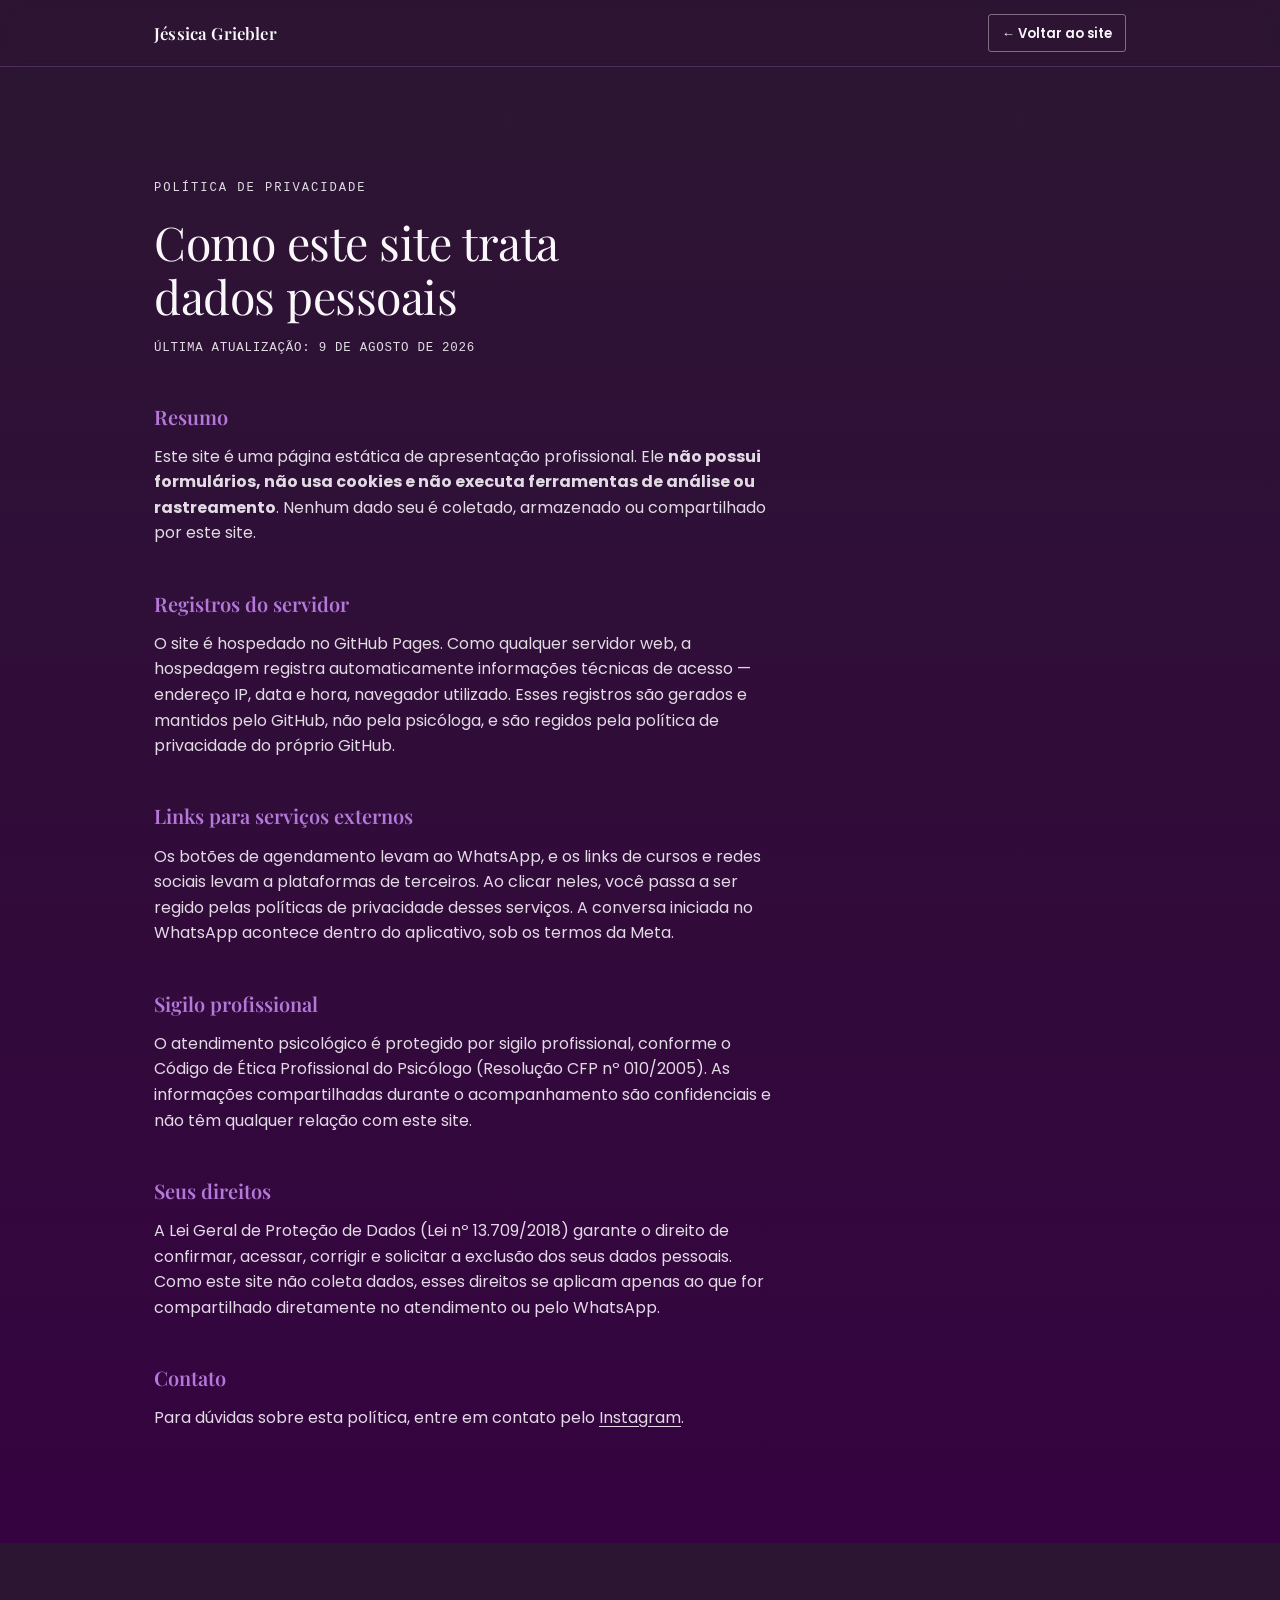
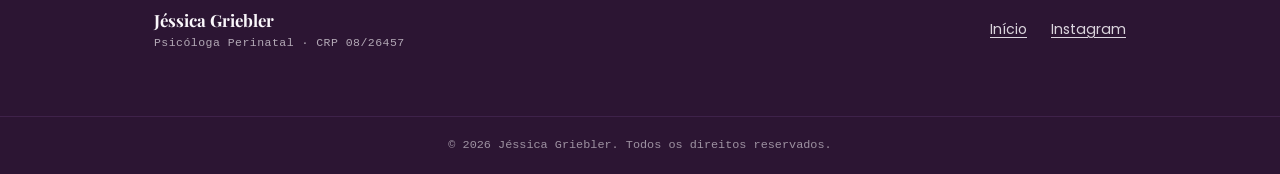
<file: privacidade.html>
<!DOCTYPE html>
<html lang="pt-BR">
<head>
<meta charset="UTF-8">
<meta name="viewport" content="width=device-width, initial-scale=1.0">
<title>Política de Privacidade | Jéssica Griebler</title>
<meta name="description" content="Como este site trata (e não trata) dados pessoais.">
<meta name="color-scheme" content="dark light">
<meta name="robots" content="noindex">
<link rel="icon" href="images/favicon.svg" type="image/svg+xml">
<link rel="stylesheet" href="css/style.css">
</head>
<body>

<a class="skip-link" href="#conteudo">Pular para o conteúdo</a>

<header>
  <div class="wrap headerbar">
    <a class="wordmark" href="index.html"><strong>Jéssica Griebler</strong></a>
    <a class="btn btn-ghost btn-small" href="index.html">← Voltar ao site</a>
  </div>
</header>

<main class="legal" id="conteudo">
  <div class="wrap pad">
    <p class="eyebrow">Política de privacidade</p>
    <h1>Como este site trata dados pessoais</h1>
    <p class="legal-updated">Última atualização: 9 de agosto de 2026</p>

    <h2>Resumo</h2>
    <p>
      Este site é uma página estática de apresentação profissional. Ele <strong>não possui
      formulários, não usa cookies e não executa ferramentas de análise ou rastreamento</strong>.
      Nenhum dado seu é coletado, armazenado ou compartilhado por este site.
    </p>

    <h2>Registros do servidor</h2>
    <p>
      O site é hospedado no GitHub Pages. Como qualquer servidor web, a hospedagem registra
      automaticamente informações técnicas de acesso — endereço IP, data e hora, navegador
      utilizado. Esses registros são gerados e mantidos pelo GitHub, não pela psicóloga, e são
      regidos pela política de privacidade do próprio GitHub.
    </p>

    <h2>Links para serviços externos</h2>
    <p>
      Os botões de agendamento levam ao WhatsApp, e os links de cursos e redes sociais levam a
      plataformas de terceiros. Ao clicar neles, você passa a ser regido pelas políticas de
      privacidade desses serviços. A conversa iniciada no WhatsApp acontece dentro do aplicativo,
      sob os termos da Meta.
    </p>

    <h2>Sigilo profissional</h2>
    <p>
      O atendimento psicológico é protegido por sigilo profissional, conforme o Código de Ética
      Profissional do Psicólogo (Resolução CFP nº 010/2005). As informações compartilhadas durante
      o acompanhamento são confidenciais e não têm qualquer relação com este site.
    </p>

    <h2>Seus direitos</h2>
    <p>
      A Lei Geral de Proteção de Dados (Lei nº 13.709/2018) garante o direito de confirmar,
      acessar, corrigir e solicitar a exclusão dos seus dados pessoais. Como este site não coleta
      dados, esses direitos se aplicam apenas ao que for compartilhado diretamente no atendimento
      ou pelo WhatsApp.
    </p>

    <h2>Contato</h2>
    <p>
      <!-- TODO: inserir o e-mail de contato da Jéssica -->
      Para dúvidas sobre esta política, entre em contato pelo
      <a href="https://instagram.com/jessicagriebler" target="_blank" rel="noopener">Instagram</a>.
    </p>
  </div>
</main>

<footer>
  <div class="wrap foot-inner">
    <div class="foot-brand">
      <div class="names">
        <strong>Jéssica Griebler</strong>
        <span>Psicóloga Perinatal · CRP 08/26457</span>
      </div>
    </div>
    <div class="foot-links">
      <a href="index.html">Início</a>
      <a href="https://instagram.com/jessicagriebler" target="_blank" rel="noopener">Instagram</a>
    </div>
  </div>
  <p class="copyright">© <span id="ano">2026</span> Jéssica Griebler. Todos os direitos reservados.</p>
</footer>

<script src="js/script.js"></script>

</body>
</html>
</file>
<file: css/style.css>
/* ===================== Fontes ===================== */
@import url('https://fonts.googleapis.com/css2?family=Playfair+Display:ital,wght@0,400;0,500;0,600;0,700;1,400;1,500;1,600&family=Poppins:wght@300;400;500;600;700&display=swap');

/* ===================== Tokens ===================== */
:root {
  --plum-deep: #2c1533;
  --plum: #350340;
  --violet: #7c06b8;
  --lilac: #b478d9;
  --offwhite: #faf7fb;
  --wa-green: #25d366;
  --focus: #b478d9;
  --serif: 'Playfair Display', Georgia, 'Times New Roman', serif;
  --sans: 'Poppins', -apple-system, 'Segoe UI', Roboto, Helvetica, Arial, sans-serif;
  --mono: 'Courier New', ui-monospace, 'SFMono-Regular', monospace;
  color-scheme: dark;
}

*, *::before, *::after { box-sizing: border-box; }

html { overflow-x: hidden; background: var(--plum-deep); scroll-behavior: smooth; }

body {
  margin: 0;
  overflow-x: hidden;
  background: var(--plum-deep);
  color: var(--offwhite);
  font-family: var(--sans);
  line-height: 1.6;
  -webkit-font-smoothing: antialiased;
  text-wrap: pretty;
}

/* Títulos usam clamp(), então larguras intermediárias deixam palavras órfãs. */
.hero h1,
.hero .sub,
.services h2,
.courses h2,
.threshold blockquote,
.card h3,
.course-row h3 {
  text-wrap: balance;
}

/* O arco de cor é autoral, não derivado do sistema — ambos os temas reafirmam a mesma paleta. */
@media (prefers-color-scheme: light) { :root { color-scheme: light dark; } }
:root[data-theme="light"] { color-scheme: light; }
:root[data-theme="dark"] { color-scheme: dark; }

img, svg { max-width: 100%; display: block; }
a { color: inherit; }
h1, h2, h3, p, figure, blockquote { margin: 0; }

.wrap {
  max-width: 1100px;
  margin-inline: auto;
  padding-inline: clamp(1.25rem, 5vw, 4rem);
}

a:focus-visible, button:focus-visible {
  outline: 3px solid var(--focus);
  outline-offset: 3px;
  border-radius: 2px;
}

/* Primeiro foco da página — fica fora da tela até receber foco por teclado. */
.skip-link {
  position: absolute;
  left: 1rem;
  top: -6rem;
  z-index: 60;
  background: var(--offwhite);
  color: var(--plum-deep);
  font-weight: 600;
  font-size: 0.9rem;
  padding: 0.7em 1.2em;
  border-radius: 3px;
  text-decoration: none;
}

.skip-link:focus, .skip-link:focus-visible { top: 1rem; }

/* ===================== Header ===================== */
header {
  position: sticky;
  top: 0;
  z-index: 40;
  background: rgba(44, 21, 51, 0.82);
  backdrop-filter: blur(8px);
  border-bottom: 1px solid rgba(180, 120, 217, 0.25);
}

.headerbar {
  display: flex;
  align-items: center;
  justify-content: space-between;
  padding-block: 0.9rem;
  gap: 1rem;
}

.wordmark {
  display: flex;
  align-items: center;
  gap: 0.6rem;
  font-family: var(--serif);
  font-size: 1.05rem;
  letter-spacing: 0.01em;
  text-decoration: none;
  color: var(--offwhite);
}

.wordmark strong { font-weight: 600; }

/* ===================== Botões ===================== */
.btn {
  display: inline-flex;
  align-items: center;
  gap: 0.4em;
  font-family: var(--sans);
  font-weight: 700;
  font-size: 0.92rem;
  padding: 0.7em 1.3em;
  border-radius: 3px;
  text-decoration: none;
  white-space: nowrap;
  border: 1px solid transparent;
  transition: filter 200ms ease, border-color 200ms ease, transform 120ms ease;
}

.btn:active { transform: translateY(1px); }

.btn-primary { background: var(--wa-green); color: #0c2f1c; }
.btn-primary:hover { filter: brightness(1.08); }

.btn-ghost {
  background: transparent;
  color: var(--offwhite);
  border-color: rgba(250, 247, 251, 0.4);
  font-weight: 600;
}

.btn-ghost:hover { border-color: var(--offwhite); }
.btn-small { padding: 0.55em 1em; font-size: 0.82rem; }

/* ===================== Estrutura de seção ===================== */
section { position: relative; }
.pad { padding-block: clamp(3.5rem, 9vw, 7rem); }

.eyebrow {
  font-family: var(--mono);
  font-size: 0.76rem;
  letter-spacing: 0.16em;
  text-transform: uppercase;
  opacity: 0.75;
  margin-bottom: 1.1rem;
}

/* ===================== Hero ===================== */
.hero {
  background: linear-gradient(180deg, var(--plum-deep) 0%, var(--plum) 100%);
  overflow: hidden;
}

.hero-inner { position: relative; padding-block: clamp(4rem, 11vw, 8rem); }

.hero-glow {
  position: absolute;
  inset: -20% -10% auto auto;
  width: 60vw;
  height: 60vw;
  max-width: 700px;
  max-height: 700px;
  background: radial-gradient(circle, rgba(124, 6, 184, 0.55), rgba(124, 6, 184, 0) 70%);
  filter: blur(10px);
  pointer-events: none;
  animation: drift 22s ease-in-out infinite alternate;
}

@keyframes drift {
  from { transform: translate(0, 0) scale(1); }
  to { transform: translate(-6%, 4%) scale(1.08); }
}

.mark-hero {
  position: absolute;
  right: clamp(-4rem, -2vw, -1rem);
  top: clamp(-2rem, -4vw, 0rem);
  width: clamp(220px, 32vw, 420px);
  height: auto;
  opacity: 0.9;
  transform-origin: 100px 100px;
}

.hero h1 {
  font-family: var(--serif);
  font-weight: 400;
  font-size: clamp(2.3rem, 6vw, 4.1rem);
  line-height: 1.08;
  max-width: 15ch;
  letter-spacing: -0.01em;
}

.hero h1 em { font-style: italic; color: var(--lilac); }

.hero .sub {
  font-family: var(--serif);
  font-style: italic;
  font-weight: 400;
  font-size: clamp(1.05rem, 2.4vw, 1.35rem);
  max-width: 34ch;
  margin-top: 1.4rem;
  opacity: 0.92;
  line-height: 1.5;
}

.hero .lede { font-size: 1.05rem; max-width: 44ch; margin-top: 1.6rem; opacity: 0.86; }

.hero .ctas {
  margin-top: 2.4rem;
  display: flex;
  align-items: center;
  gap: 1.6rem;
  flex-wrap: wrap;
}

.link-arrow {
  font-family: var(--sans);
  font-weight: 600;
  text-decoration: underline;
  text-underline-offset: 4px;
}

/* ===================== Faixa de credencial ===================== */
.band {
  background: var(--plum);
  border-block: 1px solid rgba(180, 120, 217, 0.28);
}

.band .wrap { padding-block: 1.1rem; }

.band p {
  font-family: var(--mono);
  font-size: 0.82rem;
  letter-spacing: 0.06em;
  text-transform: uppercase;
  opacity: 0.88;
}

.band strong { color: var(--lilac); font-weight: 700; }

/* ===================== Bio ===================== */
.bio { background: linear-gradient(180deg, var(--plum) 0%, var(--violet) 100%); }

.bio-grid {
  display: grid;
  grid-template-columns: minmax(120px, 180px) 1fr;
  gap: clamp(2rem, 5vw, 4rem);
  align-items: start;
}

.mark-bio { width: 100%; height: auto; opacity: 0.85; }
.bio p { font-size: 1.06rem; max-width: 58ch; }
.bio p + p { margin-top: 1.3rem; }
.bio .attrib { margin-top: 1.6rem; font-family: var(--serif); font-style: italic; opacity: 0.85; }

@media (max-width: 700px) {
  .bio-grid { grid-template-columns: 1fr; }
  .mark-bio { width: 96px; }
}

/* ===================== Serviços (mães) ===================== */
.services {
  background: linear-gradient(180deg, var(--violet) 0%, var(--lilac) 100%);
  color: var(--plum-deep);
}

.services .eyebrow { opacity: 0.7; }

.services h2 {
  font-family: var(--serif);
  font-weight: 400;
  font-size: clamp(1.7rem, 4vw, 2.5rem);
  max-width: 26ch;
  line-height: 1.2;
}

.cards {
  display: grid;
  grid-template-columns: 1fr 1fr;
  gap: 1.5rem;
  margin-top: 2.6rem;
}

@media (max-width: 700px) { .cards { grid-template-columns: 1fr; } }

.card {
  background: rgba(250, 247, 251, 0.55);
  border-top: 3px solid var(--plum-deep);
  padding: 1.9rem 1.7rem;
}

.card h3 {
  font-family: var(--serif);
  font-weight: 600;
  font-size: 1.3rem;
  margin-bottom: 0.8rem;
}

.card p { font-size: 0.98rem; opacity: 0.86; margin-bottom: 1.5rem; }
.card .btn-primary { color: #0c2f1c; }

/* ===================== Limiar / pico de luz ===================== */
.threshold {
  background: linear-gradient(180deg, var(--lilac) 0%, var(--offwhite) 100%);
  color: var(--plum-deep);
  --focus: var(--plum);
  text-align: center;
}

.threshold .pad { padding-block: clamp(4rem, 10vw, 7rem); }

.mark-threshold {
  width: clamp(120px, 16vw, 170px);
  height: auto;
  margin-inline: auto;
  margin-bottom: 1.8rem;
}

.threshold blockquote {
  font-family: var(--serif);
  font-style: italic;
  font-weight: 400;
  font-size: clamp(1.4rem, 3.4vw, 2.1rem);
  line-height: 1.35;
  max-width: 22ch;
  margin-inline: auto;
}

.threshold .tag {
  margin-top: 1.6rem;
  font-family: var(--mono);
  font-size: 0.76rem;
  letter-spacing: 0.16em;
  text-transform: uppercase;
  opacity: 0.65;
}

/* ===================== Formação — corte duro, "outra sala" ===================== */
.courses {
  background: var(--plum-deep);
  border-top: 1px solid rgba(180, 120, 217, 0.3);
}

.courses .eyebrow { color: var(--lilac); opacity: 1; }

.courses h2 {
  font-family: var(--sans);
  font-weight: 700;
  font-size: clamp(1.4rem, 3vw, 1.9rem);
  max-width: 34ch;
  line-height: 1.35;
  opacity: 0.94;
}

.courses .lede {
  margin-top: 1rem;
  font-family: var(--serif);
  font-style: italic;
  opacity: 0.8;
  max-width: 52ch;
}

.course-list { margin-top: 2.6rem; border-top: 1px solid rgba(180, 120, 217, 0.28); }

.course-row {
  display: grid;
  grid-template-columns: 9rem 1fr auto;
  gap: 1.5rem;
  align-items: center;
  padding-block: 1.6rem;
  border-bottom: 1px solid rgba(180, 120, 217, 0.28);
}

.course-tag {
  font-family: var(--mono);
  font-size: 0.75rem;
  letter-spacing: 0.1em;
  text-transform: uppercase;
  color: var(--lilac);
  opacity: 0.9;
}

.course-row h3 { font-family: var(--serif); font-weight: 600; font-size: 1.15rem; }
.course-row p { font-size: 0.9rem; opacity: 0.75; margin-top: 0.35rem; max-width: 48ch; }
.course-row .btn-ghost { justify-self: end; }

@media (max-width: 700px) {
  .course-row { grid-template-columns: 1fr; gap: 0.6rem; }
  .course-row .btn-ghost { justify-self: start; }
}

/* ===================== Páginas de texto (privacidade) ===================== */
.legal { background: linear-gradient(180deg, var(--plum-deep) 0%, var(--plum) 100%); }

.legal h1 {
  font-family: var(--serif);
  font-weight: 400;
  font-size: clamp(1.9rem, 4.5vw, 2.9rem);
  line-height: 1.15;
  max-width: 20ch;
  letter-spacing: -0.01em;
  text-wrap: balance;
}

.legal h2 {
  font-family: var(--serif);
  font-weight: 600;
  font-size: 1.25rem;
  margin-top: 2.6rem;
  margin-bottom: 0.7rem;
  color: var(--lilac);
}

.legal p { max-width: 62ch; opacity: 0.88; }

.legal-updated {
  margin-top: 1rem;
  font-family: var(--mono);
  font-size: 0.78rem;
  letter-spacing: 0.06em;
  text-transform: uppercase;
  opacity: 0.6;
}

.legal a { text-decoration: underline; text-underline-offset: 3px; }

/* ===================== Rodapé ===================== */
footer { background: var(--plum-deep); }

.foot-inner {
  padding-block: clamp(2.5rem, 6vw, 4rem);
  display: flex;
  flex-wrap: wrap;
  align-items: center;
  justify-content: space-between;
  gap: 1.5rem;
}

.foot-brand { display: flex; align-items: center; gap: 0.9rem; }
.mark-foot { width: 34px; height: 34px; }
.foot-brand .names { display: flex; flex-direction: column; }
.foot-brand strong { font-family: var(--serif); font-size: 1.05rem; }
.foot-brand span { font-family: var(--mono); font-size: 0.72rem; opacity: 0.65; letter-spacing: 0.04em; }

.foot-links { display: flex; gap: 1.5rem; font-size: 0.88rem; }
.foot-links a { text-decoration: underline; text-underline-offset: 3px; opacity: 0.85; }

.copyright {
  border-top: 1px solid rgba(180, 120, 217, 0.25);
  padding-block: 1.2rem;
  font-family: var(--mono);
  font-size: 0.74rem;
  opacity: 0.55;
  text-align: center;
}

/* ===================== Revelação no scroll (progressive enhancement) ===================== */
html.js-ready .reveal {
  opacity: 0;
  transform: translateY(18px);
  transition: opacity 0.9s ease, transform 0.9s ease;
}

html.js-ready .reveal.in-view { opacity: 1; transform: translateY(0); }

.petal-anim { animation: open-bud 2.2s cubic-bezier(.2, .7, .3, 1) 0.3s both; }

@keyframes open-bud {
  from { transform: rotate(-16deg) scale(0.86); opacity: 0.55; }
  to { transform: rotate(0deg) scale(1); opacity: 0.9; }
}

@media (prefers-reduced-motion: reduce) {
  html { scroll-behavior: auto; }
  .hero-glow { animation: none; }
  .petal-anim { animation: none; transform: none; opacity: 0.9; }
  html.js-ready .reveal { opacity: 1; transform: none; transition: none; }
}
</file>
